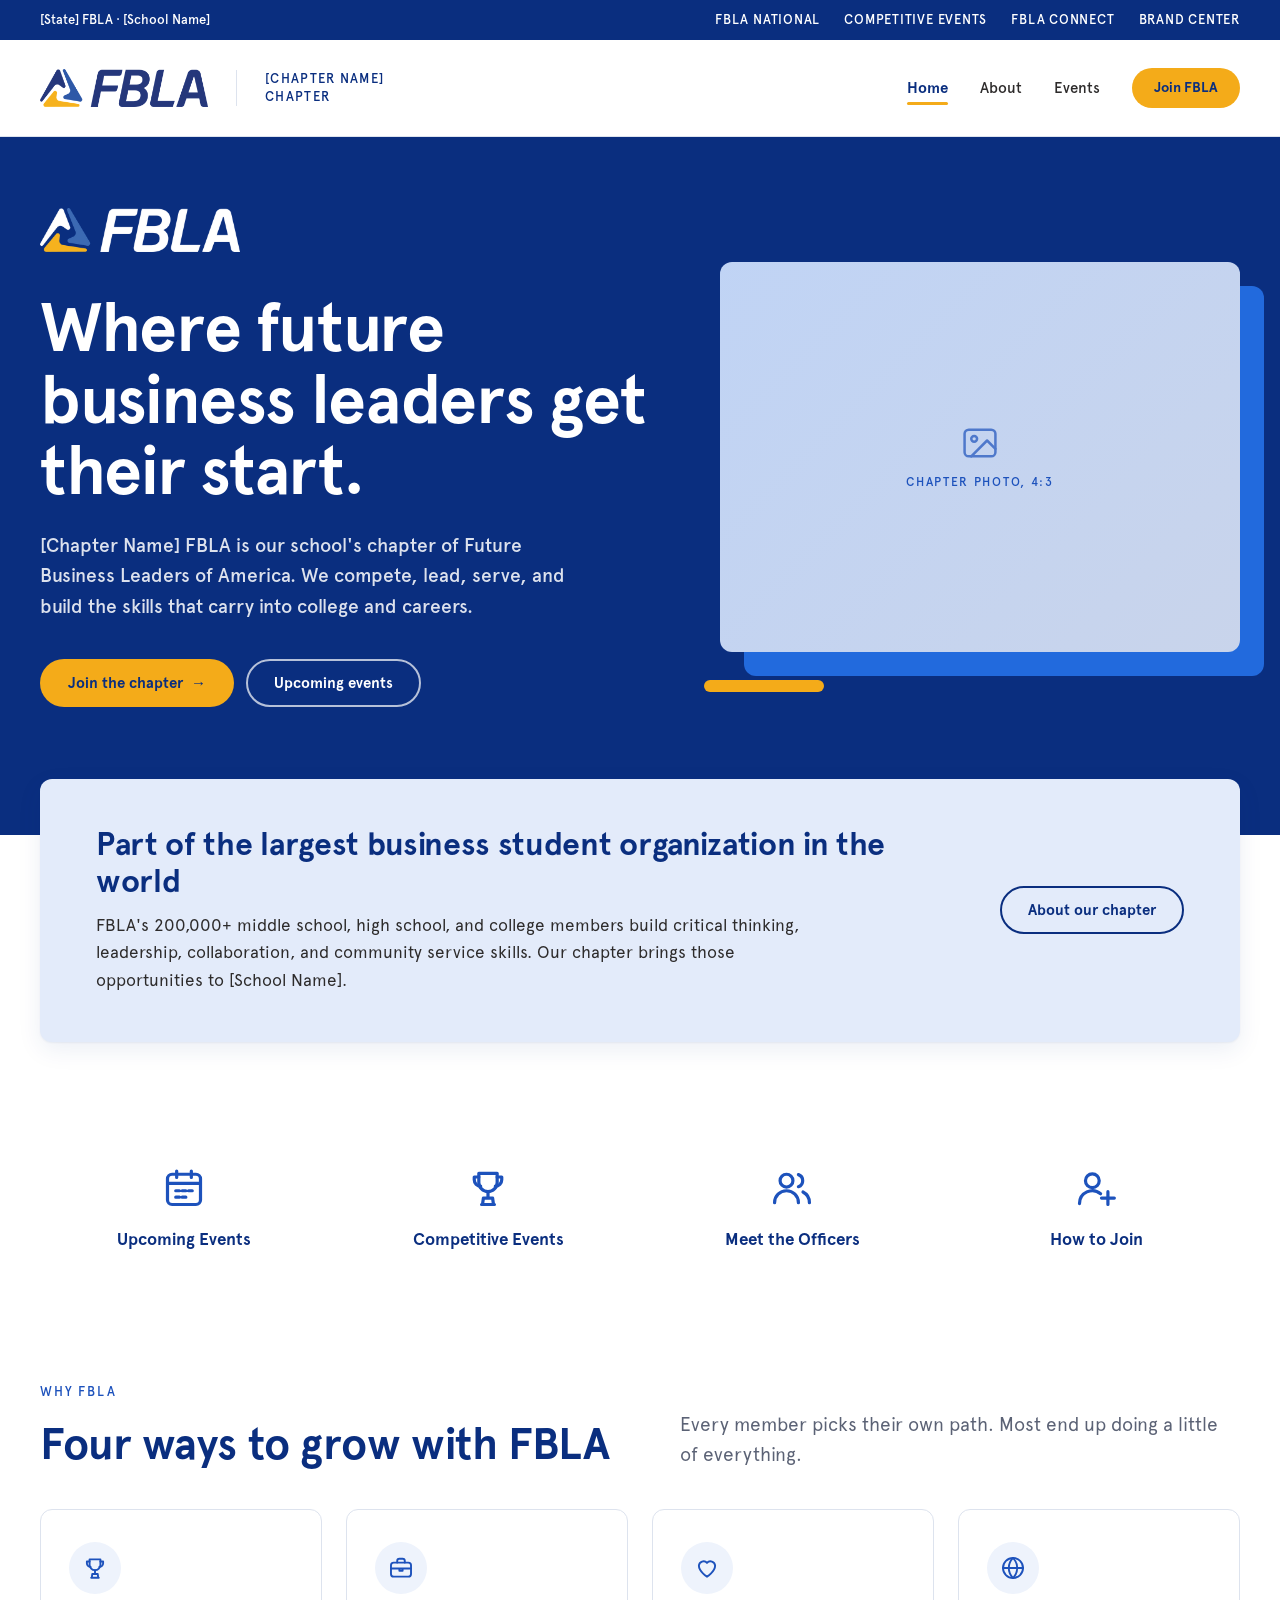
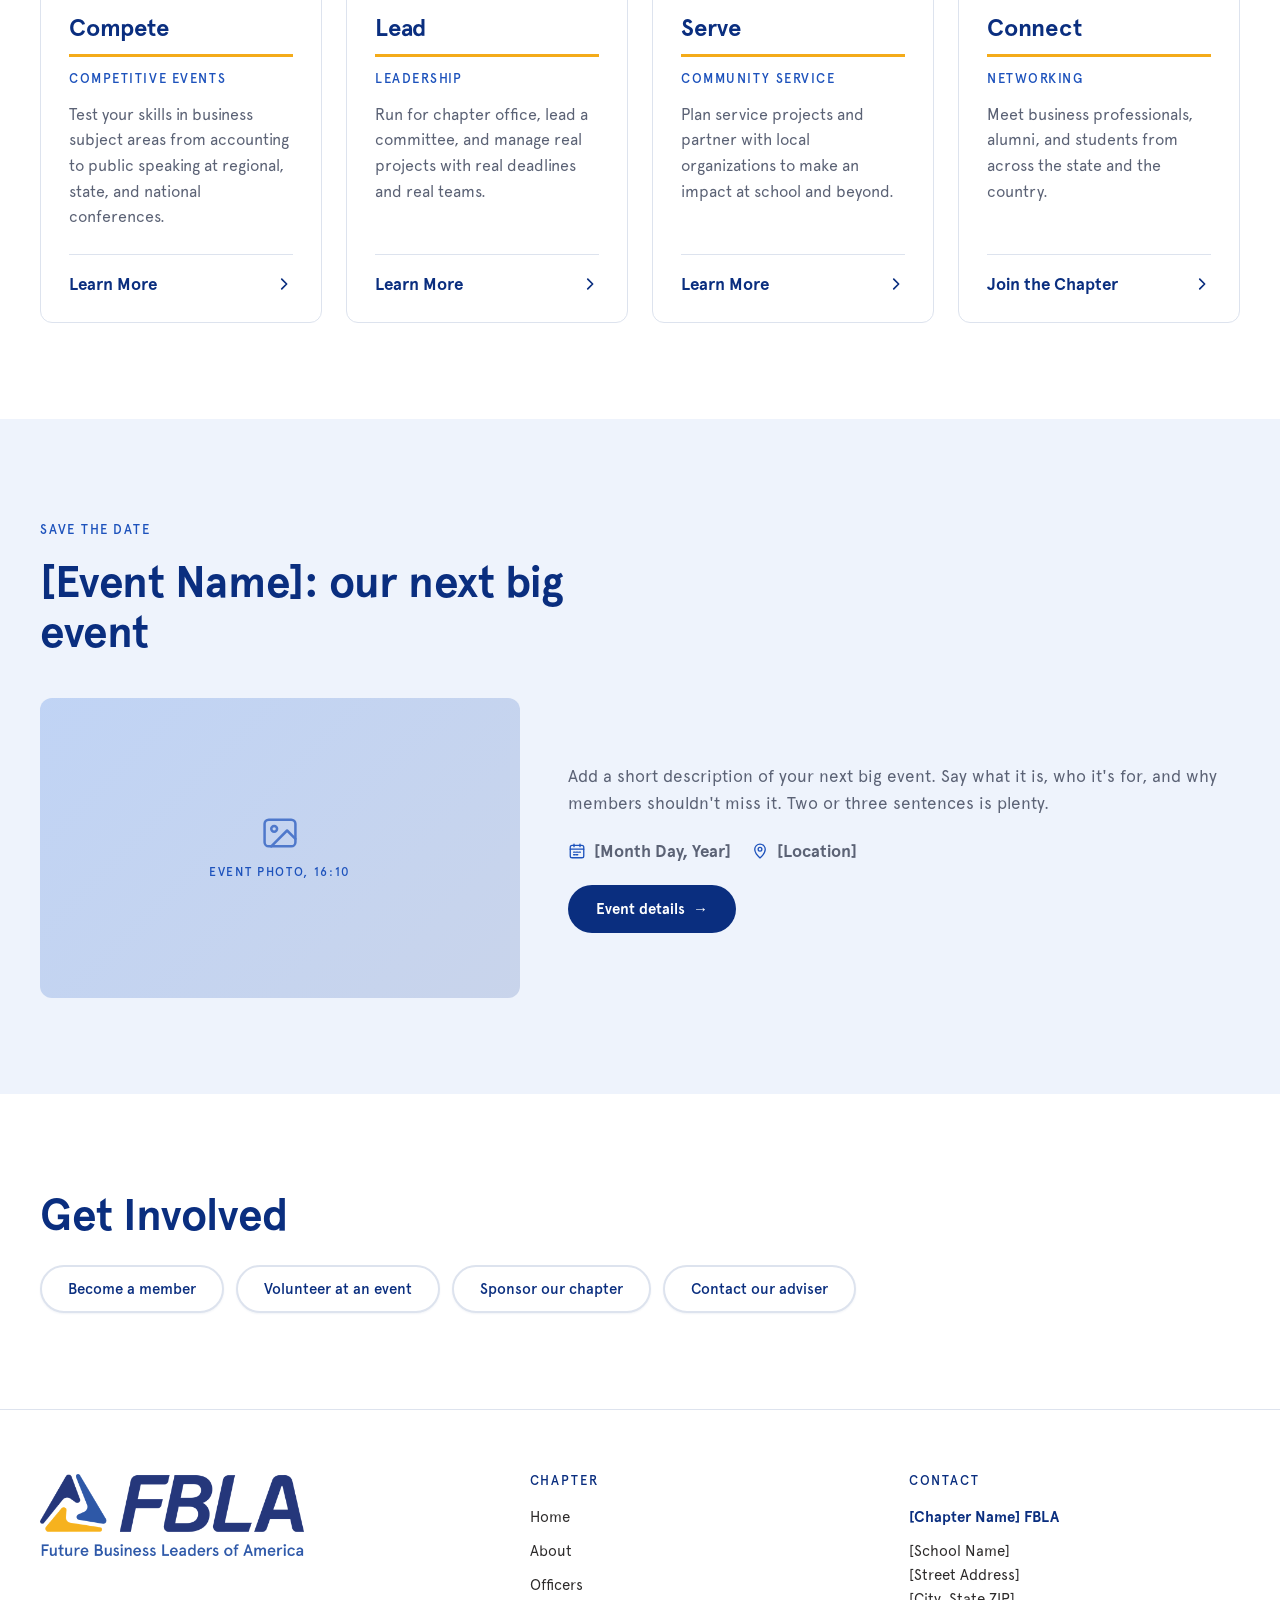
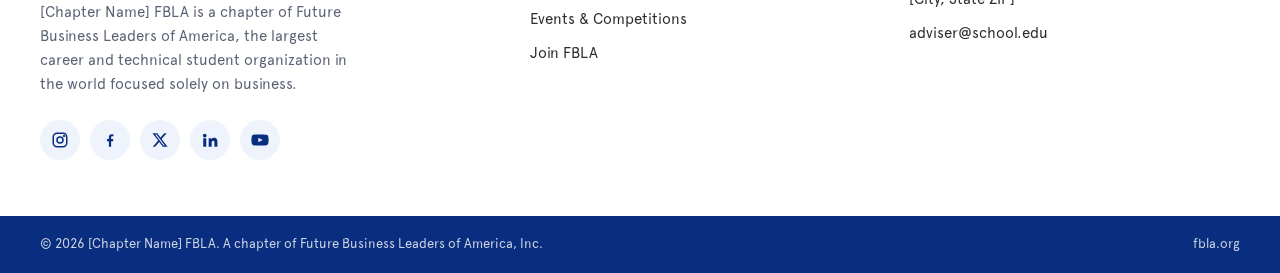
<file: index.html>
<!DOCTYPE html>
<html lang="en">
<head>
  <meta charset="UTF-8">
  <meta name="viewport" content="width=device-width, initial-scale=1.0">
  <title>[Chapter Name] FBLA</title>
  <meta name="description" content="[Chapter Name] FBLA: our school's chapter of Future Business Leaders of America.">
  <meta name="theme-color" content="#0a2e7f">

  <link rel="icon" type="image/png" sizes="32x32" href="assets/logos/web/favicon-32.png">
  <link rel="apple-touch-icon" href="assets/logos/web/favicon-180.png">
  <link rel="preload" href="assets/fonts/apercu-pro/woff2/Apercu-Pro-Bold.woff2" as="font" type="font/woff2" crossorigin>
  <link rel="preload" href="assets/fonts/apercu-pro/woff2/Apercu-Pro-Regular.woff2" as="font" type="font/woff2" crossorigin>
  <link rel="stylesheet" href="css/styles.css">
</head>
<body>
  <!-- Icon set (inline SVG sprite, referenced with <use href="#i-...">) -->
  <svg xmlns="http://www.w3.org/2000/svg" style="display:none">
    <defs>
      <symbol id="i-calendar" viewBox="0 0 24 24" fill="none" stroke="currentColor" stroke-width="1.75" stroke-linecap="round" stroke-linejoin="round"><rect x="3" y="4.5" width="18" height="16.5" rx="2.5"/><path d="M3 9.5h18M8 2.75v3.5M16 2.75v3.5"/><path d="M7.5 13.5h2M11 13.5h2M14.5 13.5h2M7.5 17h2M11 17h2"/></symbol>
      <symbol id="i-trophy" viewBox="0 0 24 24" fill="none" stroke="currentColor" stroke-width="1.75" stroke-linecap="round" stroke-linejoin="round"><path d="M7 4h10v5a5 5 0 0 1-10 0V4z"/><path d="M7 6H4.5v1.5A3.5 3.5 0 0 0 8 11M17 6h2.5v1.5A3.5 3.5 0 0 1 16 11"/><path d="M12 14v3.5M8.5 21h7M9.5 17.5h5l.5 3.5H9l.5-3.5z"/></symbol>
      <symbol id="i-users" viewBox="0 0 24 24" fill="none" stroke="currentColor" stroke-width="1.75" stroke-linecap="round" stroke-linejoin="round"><circle cx="9" cy="8" r="3.5"/><path d="M2.5 20a6.5 6.5 0 0 1 13 0"/><path d="M15.5 4.7a3.5 3.5 0 0 1 0 6.6M18 14.2A6.5 6.5 0 0 1 21.5 20"/></symbol>
      <symbol id="i-user-plus" viewBox="0 0 24 24" fill="none" stroke="currentColor" stroke-width="1.75" stroke-linecap="round" stroke-linejoin="round"><circle cx="10" cy="8" r="3.75"/><path d="M3 20.5a7 7 0 0 1 11.5-5.4"/><path d="M18.5 14v7M15 17.5h7"/></symbol>
      <symbol id="i-briefcase" viewBox="0 0 24 24" fill="none" stroke="currentColor" stroke-width="1.75" stroke-linecap="round" stroke-linejoin="round"><rect x="2.75" y="7" width="18.5" height="13" rx="2.5"/><path d="M8.5 7V5.5a2 2 0 0 1 2-2h3a2 2 0 0 1 2 2V7M2.75 12.5h18.5M10.5 12.5v2h3v-2"/></symbol>
      <symbol id="i-heart" viewBox="0 0 24 24" fill="none" stroke="currentColor" stroke-width="1.75" stroke-linecap="round" stroke-linejoin="round"><path d="M12 20s-7.5-4.6-7.5-10.2A4.3 4.3 0 0 1 12 7.3a4.3 4.3 0 0 1 7.5 2.5C19.5 15.4 12 20 12 20z"/></symbol>
      <symbol id="i-globe" viewBox="0 0 24 24" fill="none" stroke="currentColor" stroke-width="1.75" stroke-linecap="round" stroke-linejoin="round"><circle cx="12" cy="12" r="9.25"/><path d="M2.75 12h18.5M12 2.75c2.6 2.8 3.9 5.9 3.9 9.25S14.6 18.45 12 21.25M12 2.75C9.4 5.55 8.1 8.65 8.1 12s1.3 6.45 3.9 9.25"/></symbol>
      <symbol id="i-star" viewBox="0 0 24 24" fill="none" stroke="currentColor" stroke-width="1.75" stroke-linecap="round" stroke-linejoin="round"><path d="M12 3.25l2.6 5.5 6 .75-4.4 4.15 1.1 5.95L12 16.7l-5.3 2.9 1.1-5.95L3.4 9.5l6-.75L12 3.25z"/></symbol>
      <symbol id="i-plane" viewBox="0 0 24 24" fill="none" stroke="currentColor" stroke-width="1.75" stroke-linecap="round" stroke-linejoin="round"><path d="M21 15.5l-8-4.5V5a1.5 1.5 0 0 0-3 0v6l-7 4.5V17l7-2v4l-2 1.5V22l3.5-1 3.5 1v-1.5L13 19v-4l8 2v-1.5z"/></symbol>
      <symbol id="i-pin" viewBox="0 0 24 24" fill="none" stroke="currentColor" stroke-width="1.75" stroke-linecap="round" stroke-linejoin="round"><path d="M12 21.25s-7-6.1-7-11.5a7 7 0 0 1 14 0c0 5.4-7 11.5-7 11.5z"/><circle cx="12" cy="9.75" r="2.5"/></symbol>
      <symbol id="i-clock" viewBox="0 0 24 24" fill="none" stroke="currentColor" stroke-width="1.75" stroke-linecap="round" stroke-linejoin="round"><circle cx="12" cy="12" r="9.25"/><path d="M12 7v5l3.5 2"/></symbol>
      <symbol id="i-mail" viewBox="0 0 24 24" fill="none" stroke="currentColor" stroke-width="1.75" stroke-linecap="round" stroke-linejoin="round"><rect x="2.75" y="5" width="18.5" height="14" rx="2.5"/><path d="M3.5 6.5l8.5 6.5 8.5-6.5"/></symbol>
      <symbol id="i-image" viewBox="0 0 24 24" fill="none" stroke="currentColor" stroke-width="1.5" stroke-linecap="round" stroke-linejoin="round"><rect x="2.75" y="4" width="18.5" height="16" rx="2.5"/><circle cx="8.5" cy="9.5" r="1.75"/><path d="M21.25 15.5l-5-5-9.5 9.5"/></symbol>
      <symbol id="i-chevron" viewBox="0 0 24 24" fill="none" stroke="currentColor" stroke-width="2.25" stroke-linecap="round" stroke-linejoin="round"><path d="M9 5.5l6.5 6.5L9 18.5"/></symbol>
      <symbol id="i-instagram" viewBox="0 0 24 24" fill="none" stroke="currentColor" stroke-width="2"><rect x="3" y="3" width="18" height="18" rx="5"/><circle cx="12" cy="12" r="4"/><circle cx="17.5" cy="6.5" r="0.6" fill="currentColor"/></symbol>
      <symbol id="i-facebook" viewBox="0 0 24 24" fill="currentColor"><path d="M13.5 21v-7.5h2.5l.4-3h-2.9V8.6c0-.87.25-1.46 1.5-1.46h1.55V4.46a20.6 20.6 0 0 0-2.25-.12c-2.25 0-3.8 1.37-3.8 3.9v2.26H8v3h2.5V21h3z"/></symbol>
      <symbol id="i-x" viewBox="0 0 24 24" fill="currentColor"><path d="M17.75 3h3.07l-6.7 7.66L22 21h-6.17l-4.83-6.32L5.47 21H2.4l7.17-8.2L2 3h6.33l4.37 5.77L17.75 3zm-1.08 16.2h1.7L7.4 4.7H5.58l11.09 14.5z"/></symbol>
      <symbol id="i-linkedin" viewBox="0 0 24 24" fill="currentColor"><path d="M4.98 3.5a2.5 2.5 0 1 1 0 5 2.5 2.5 0 0 1 0-5zM3 9.5h4V21H3V9.5zm6.5 0h3.8v1.6h.05c.53-1 1.83-2.05 3.77-2.05 4.03 0 4.78 2.65 4.78 6.1V21h-4v-5.1c0-1.22-.02-2.78-1.7-2.78-1.7 0-1.96 1.33-1.96 2.7V21h-4V9.5z"/></symbol>
      <symbol id="i-youtube" viewBox="0 0 24 24" fill="currentColor"><path d="M23 7.2a3 3 0 0 0-2.1-2.1C19 4.6 12 4.6 12 4.6s-7 0-8.9.5A3 3 0 0 0 1 7.2 31 31 0 0 0 .5 12a31 31 0 0 0 .5 4.8 3 3 0 0 0 2.1 2.1c1.9.5 8.9.5 8.9.5s7 0 8.9-.5a3 3 0 0 0 2.1-2.1 31 31 0 0 0 .5-4.8 31 31 0 0 0-.5-4.8zM9.75 15.02V8.98L15.5 12l-5.75 3.02z"/></symbol>
    </defs>
  </svg>

  <a class="skip-link" href="#main">Skip to content</a>

  <!-- ===== Utility bar ===== -->
  <div class="utility-bar">
    <div class="container utility-bar__inner">
      <p>[State] FBLA &middot; [School Name]</p>
      <ul class="utility-bar__links">
        <li><a href="https://www.fbla.org/">FBLA National</a></li>
        <li><a href="https://www.fbla.org/high-school/competitive-events/">Competitive Events</a></li>
        <li><a href="https://connect.fbla.org/">FBLA Connect</a></li>
        <li><a href="https://www.fbla.org/brand-center/">Brand Center</a></li>
      </ul>
    </div>
  </div>

  <!-- ===== Header / navbar ===== -->
  <header class="site-header">
    <nav class="container nav" aria-label="Main">
      <a class="brand" href="index.html">
        <img class="brand__logo" src="assets/logos/web/fbla-horizontal-color.png" width="640" height="142" alt="FBLA">
        <span class="brand__chapter">[Chapter Name]<br>Chapter</span>
      </a>
      <button class="nav__toggle" type="button" aria-expanded="false" aria-controls="nav-links" aria-label="Open menu">
        <span></span><span></span><span></span>
      </button>
      <ul class="nav__links" id="nav-links">
        <li><a href="index.html" aria-current="page">Home</a></li>
        <li><a href="about.html">About</a></li>
        <li><a href="events.html">Events</a></li>
        <li><a class="btn btn--gold btn--sm" href="join.html">Join FBLA</a></li>
      </ul>
    </nav>
  </header>

  <main id="main">
    <!-- Hero -->
    <section class="hero">
      <div class="container hero__inner">
        <div>
          <img class="hero__logo" src="assets/logos/web/fbla-horizontal-reverse.png" width="640" height="142" alt="FBLA">
          <h1 class="display">Where future business leaders get their start.</h1>
          <p class="hero__lead">[Chapter Name] FBLA is our school's chapter of Future Business Leaders of America. We compete, lead, serve, and build the skills that carry into college and careers.</p>
          <div class="btn-row">
            <a class="btn btn--gold" href="join.html">Join the chapter <span class="arrow" aria-hidden="true">&rarr;</span></a>
            <a class="btn btn--outline-light" href="events.html">Upcoming events</a>
          </div>
        </div>
        <div class="hero__media">
          <div class="photo" role="img" aria-label="Photo placeholder: Chapter photo, 4:3"><div><svg aria-hidden="true"><use href="#i-image"/></svg>Chapter photo, 4:3</div></div>
        </div>
      </div>
    </section>

    <!-- Mission callout -->
    <section>
      <div class="container">
        <div class="callout callout--overlap">
          <div>
            <h2 class="h2">Part of the largest business student organization in the world</h2>
            <p>FBLA's 200,000+ middle school, high school, and college members build critical thinking, leadership, collaboration, and community service skills. Our chapter brings those opportunities to [School Name].</p>
          </div>
          <a class="btn btn--outline" href="about.html">About our chapter</a>
        </div>
      </div>
    </section>

    <!-- Quick links -->
    <section class="section">
      <div class="container">
        <h2 class="visually-hidden">Quick links</h2>
        <ul class="quick-links">
          <li><a class="quick-link" href="events.html"><svg aria-hidden="true"><use href="#i-calendar"/></svg>Upcoming Events</a></li>
          <li><a class="quick-link" href="events.html#competitive-events"><svg aria-hidden="true"><use href="#i-trophy"/></svg>Competitive Events</a></li>
          <li><a class="quick-link" href="about.html#officers"><svg aria-hidden="true"><use href="#i-users"/></svg>Meet the Officers</a></li>
          <li><a class="quick-link" href="join.html"><svg aria-hidden="true"><use href="#i-user-plus"/></svg>How to Join</a></li>
        </ul>
      </div>
    </section>

    <!-- Four ways to grow -->
    <section class="section section--tight">
      <div class="container">
        <div class="section__head">
          <div>
            <span class="eyebrow">Why FBLA</span>
            <h2 class="h2">Four ways to grow with FBLA</h2>
          </div>
          <p class="lead">Every member picks their own path. Most end up doing a little of everything.</p>
        </div>
        <div class="card-grid">
          <article class="card">
            <span class="card__icon"><svg aria-hidden="true"><use href="#i-trophy"/></svg></span>
            <h3 class="card__title">Compete</h3>
            <p class="card__sub">Competitive events</p>
            <p class="card__body">Test your skills in business subject areas from accounting to public speaking at regional, state, and national conferences.</p>
            <a class="card__link" href="events.html#competitive-events">Learn More <svg aria-hidden="true"><use href="#i-chevron"/></svg></a>
          </article>
          <article class="card">
            <span class="card__icon"><svg aria-hidden="true"><use href="#i-briefcase"/></svg></span>
            <h3 class="card__title">Lead</h3>
            <p class="card__sub">Leadership</p>
            <p class="card__body">Run for chapter office, lead a committee, and manage real projects with real deadlines and real teams.</p>
            <a class="card__link" href="about.html#officers">Learn More <svg aria-hidden="true"><use href="#i-chevron"/></svg></a>
          </article>
          <article class="card">
            <span class="card__icon"><svg aria-hidden="true"><use href="#i-heart"/></svg></span>
            <h3 class="card__title">Serve</h3>
            <p class="card__sub">Community service</p>
            <p class="card__body">Plan service projects and partner with local organizations to make an impact at school and beyond.</p>
            <a class="card__link" href="join.html">Learn More <svg aria-hidden="true"><use href="#i-chevron"/></svg></a>
          </article>
          <article class="card">
            <span class="card__icon"><svg aria-hidden="true"><use href="#i-globe"/></svg></span>
            <h3 class="card__title">Connect</h3>
            <p class="card__sub">Networking</p>
            <p class="card__body">Meet business professionals, alumni, and students from across the state and the country.</p>
            <a class="card__link" href="join.html">Join the Chapter <svg aria-hidden="true"><use href="#i-chevron"/></svg></a>
          </article>
        </div>
      </div>
    </section>

    <!-- Save the date -->
    <section class="section section--tint">
      <div class="container">
        <span class="eyebrow">Save the date</span>
        <h2 class="h2 feature__title">[Event Name]: our next big event</h2>
        <div class="feature__grid">
          <div class="photo" role="img" aria-label="Photo placeholder: Event photo, 16:10"><div><svg aria-hidden="true"><use href="#i-image"/></svg>Event photo, 16:10</div></div>
          <div class="feature__body">
            <p>Add a short description of your next big event. Say what it is, who it's for, and why members shouldn't miss it. Two or three sentences is plenty.</p>
            <p class="meta">
              <span><svg aria-hidden="true"><use href="#i-calendar"/></svg>[Month Day, Year]</span>
              <span><svg aria-hidden="true"><use href="#i-pin"/></svg>[Location]</span>
            </p>
            <a class="btn btn--navy" href="events.html">Event details <span class="arrow" aria-hidden="true">&rarr;</span></a>
          </div>
        </div>
      </div>
    </section>

    <!-- Get involved -->
    <section class="section">
      <div class="container">
        <h2 class="h2">Get Involved</h2>
        <div class="btn-row btn-row--spaced">
          <a class="btn btn--soft" href="join.html">Become a member</a>
          <a class="btn btn--soft" href="events.html">Volunteer at an event</a>
          <a class="btn btn--soft" href="mailto:adviser@school.edu?subject=Sponsoring%20our%20FBLA%20chapter">Sponsor our chapter</a>
          <a class="btn btn--soft" href="mailto:adviser@school.edu">Contact our adviser</a>
        </div>
      </div>
    </section>
  </main>

  <!-- ===== Footer ===== -->
  <footer class="site-footer">
    <div class="container footer__main">
      <div class="footer__brand">
        <img class="footer__logo" src="assets/logos/web/fbla-fullname-color.png" width="900" height="282" alt="FBLA: Future Business Leaders of America">
        <p class="footer__tagline">[Chapter Name] FBLA is a chapter of Future Business Leaders of America, the largest career and technical student organization in the world focused solely on business.</p>
        <!-- Replace these with your chapter's own accounts -->
        <ul class="social" aria-label="Social media">
          <li><a href="https://instagram.com/fbla_national/" aria-label="Instagram"><svg aria-hidden="true"><use href="#i-instagram"/></svg></a></li>
          <li><a href="https://www.facebook.com/FutureBusinessLeaders" aria-label="Facebook"><svg aria-hidden="true"><use href="#i-facebook"/></svg></a></li>
          <li><a href="https://x.com/FBLA_National" aria-label="X"><svg aria-hidden="true"><use href="#i-x"/></svg></a></li>
          <li><a href="https://www.linkedin.com/company/future-business-leaders-america/" aria-label="LinkedIn"><svg aria-hidden="true"><use href="#i-linkedin"/></svg></a></li>
          <li><a href="https://www.youtube.com/c/fblapblinc" aria-label="YouTube"><svg aria-hidden="true"><use href="#i-youtube"/></svg></a></li>
        </ul>
      </div>
      <div>
        <h2 class="footer__heading">Chapter</h2>
        <ul class="footer__list">
          <li><a href="index.html">Home</a></li>
          <li><a href="about.html">About</a></li>
          <li><a href="about.html#officers">Officers</a></li>
          <li><a href="events.html">Events &amp; Competitions</a></li>
          <li><a href="join.html">Join FBLA</a></li>
        </ul>
      </div>
      <div>
        <h2 class="footer__heading">Contact</h2>
        <ul class="footer__list">
          <li><strong>[Chapter Name] FBLA</strong></li>
          <li>[School Name]<br>[Street Address]<br>[City, State ZIP]</li>
          <li><a href="mailto:adviser@school.edu">adviser@school.edu</a></li>
        </ul>
      </div>
    </div>
    <div class="footer__bottom">
      <div class="container">
        <p>&copy; <span data-year>2026</span> [Chapter Name] FBLA. A chapter of Future Business Leaders of America, Inc.</p>
        <a href="https://www.fbla.org/">fbla.org</a>
      </div>
    </div>
  </footer>

  <script src="js/main.js"></script>
</body>
</html>
</file>
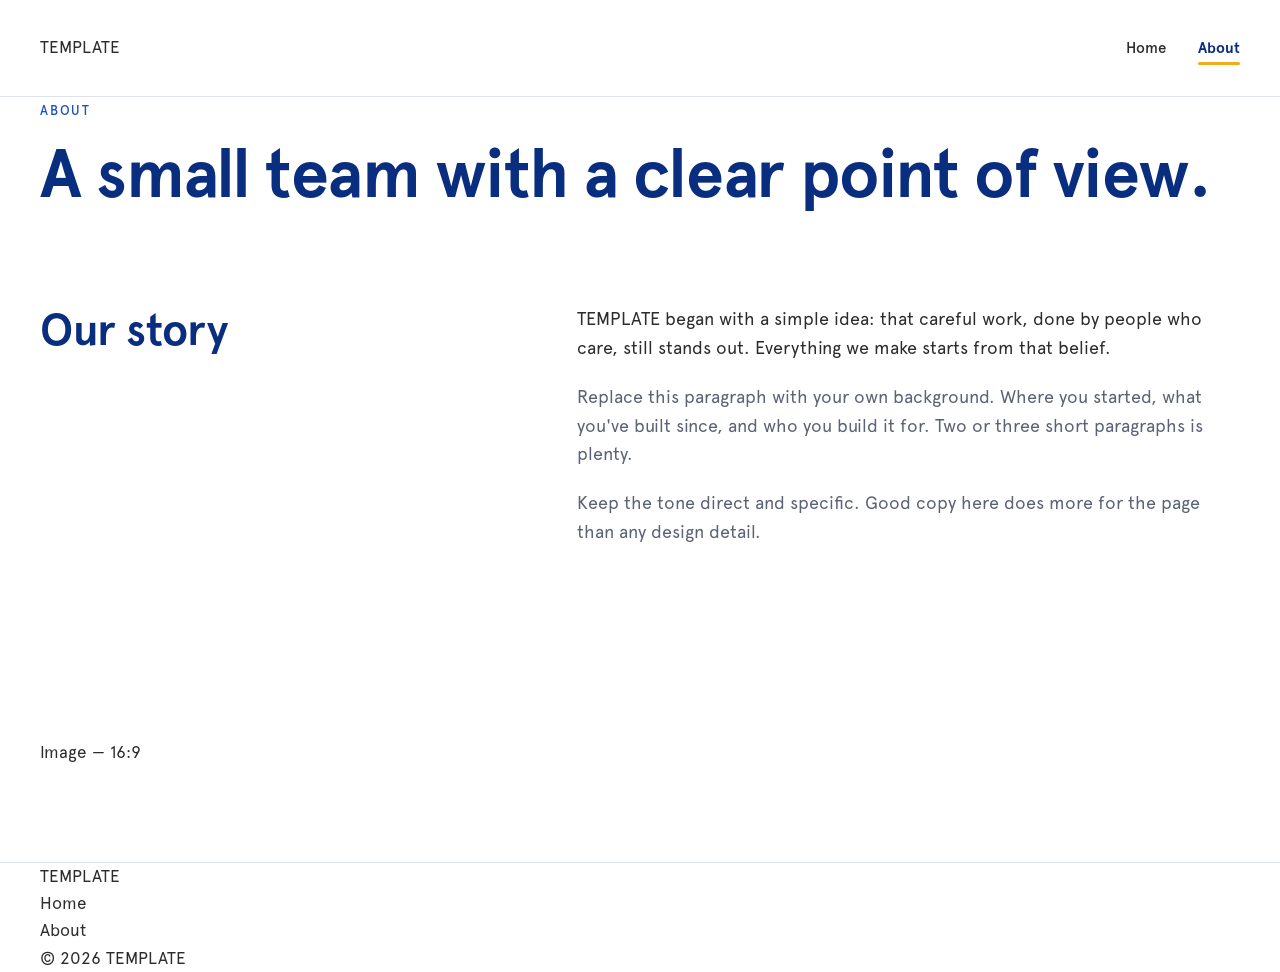
<file: about.html>
<!DOCTYPE html>
<html lang="en">
<head>
  <meta charset="UTF-8">
  <meta name="viewport" content="width=device-width, initial-scale=1.0">
  <title>About — TEMPLATE</title>
  <meta name="description" content="Who we are and what we believe.">

  <link rel="preconnect" href="https://fonts.googleapis.com">
  <link rel="preconnect" href="https://fonts.gstatic.com" crossorigin>
  <link href="https://fonts.googleapis.com/css2?family=Inter:wght@400;500;600&family=Space+Grotesk:wght@400;500;600&display=swap" rel="stylesheet">
  <link rel="stylesheet" href="css/styles.css">
</head>
<body>
  <a class="skip-link" href="#main">Skip to content</a>

  <!-- ===== Navbar ===== -->
  <header class="site-header">
    <nav class="container nav" aria-label="Main">
      <a class="wordmark" href="index.html">TEMPLATE</a>
      <button class="nav__toggle" type="button" aria-expanded="false" aria-controls="nav-links" aria-label="Open menu">
        <span></span><span></span>
      </button>
      <ul class="nav__links" id="nav-links">
        <li><a class="link" href="index.html">Home</a></li>
        <li><a class="link" href="about.html" aria-current="page">About</a></li>
      </ul>
    </nav>
  </header>

  <main id="main">
    <!-- Page header -->
    <section class="page-header">
      <div class="container">
        <span class="eyebrow">About</span>
        <h1 class="display">A small team with a clear point of view.</h1>
      </div>
    </section>

    <!-- Intro -->
    <section class="section">
      <div class="container split">
        <h2 class="h2">Our story</h2>
        <div class="split__body">
          <p>TEMPLATE began with a simple idea: that careful work, done by people who care, still stands out. Everything we make starts from that belief.</p>
          <p>Replace this paragraph with your own background. Where you started, what you've built since, and who you build it for. Two or three short paragraphs is plenty.</p>
          <p>Keep the tone direct and specific. Good copy here does more for the page than any design detail.</p>
        </div>
      </div>
    </section>

    <!-- Image -->
    <section class="section">
      <div class="container">
        <div class="image-placeholder" role="img" aria-label="Image placeholder">Image — 16:9</div>
      </div>
    </section>
  </main>

  <!-- ===== Footer ===== -->
  <footer class="site-footer">
    <div class="container footer__inner">
      <a class="wordmark" href="index.html">TEMPLATE</a>
      <ul class="footer__links">
        <li><a class="link" href="index.html">Home</a></li>
        <li><a class="link" href="about.html">About</a></li>
      </ul>
      <p class="footer__copy">© <span data-year>2026</span> TEMPLATE</p>
    </div>
  </footer>

  <script src="js/main.js"></script>
</body>
</html>
</file>
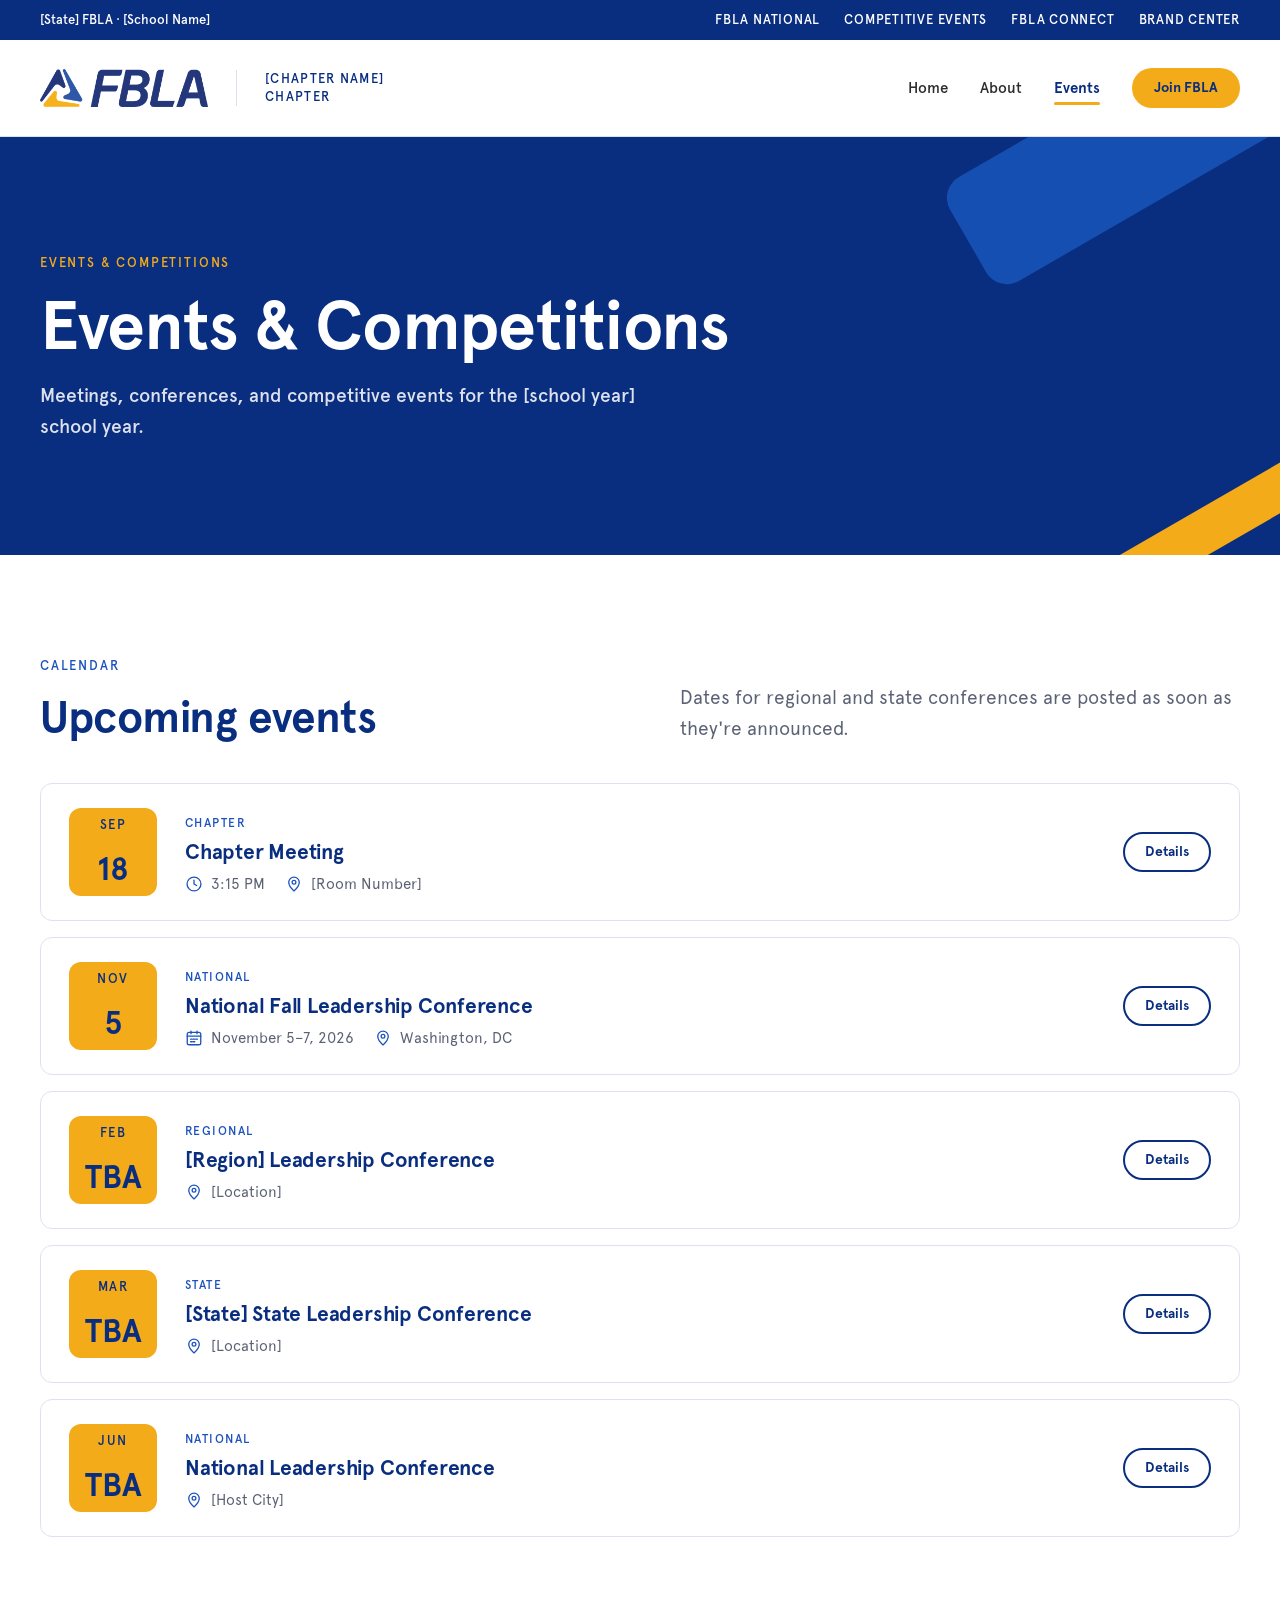
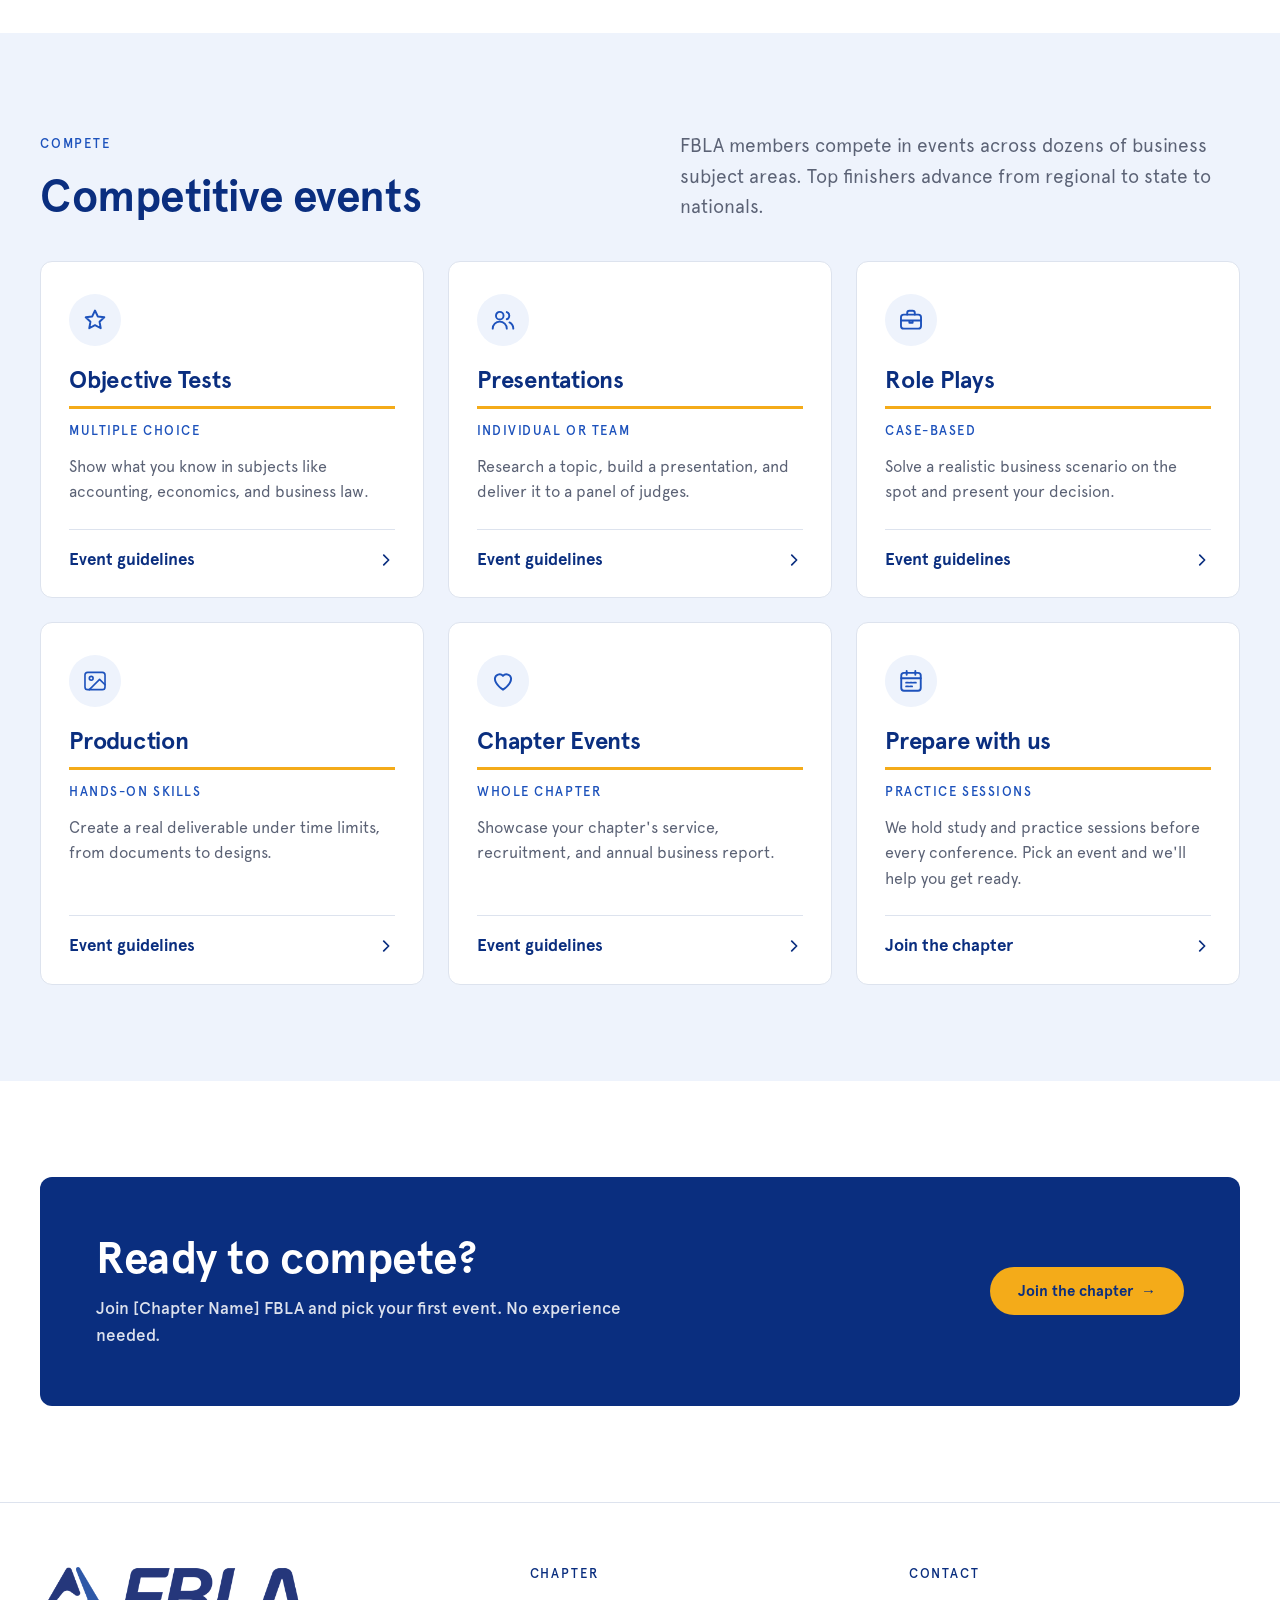
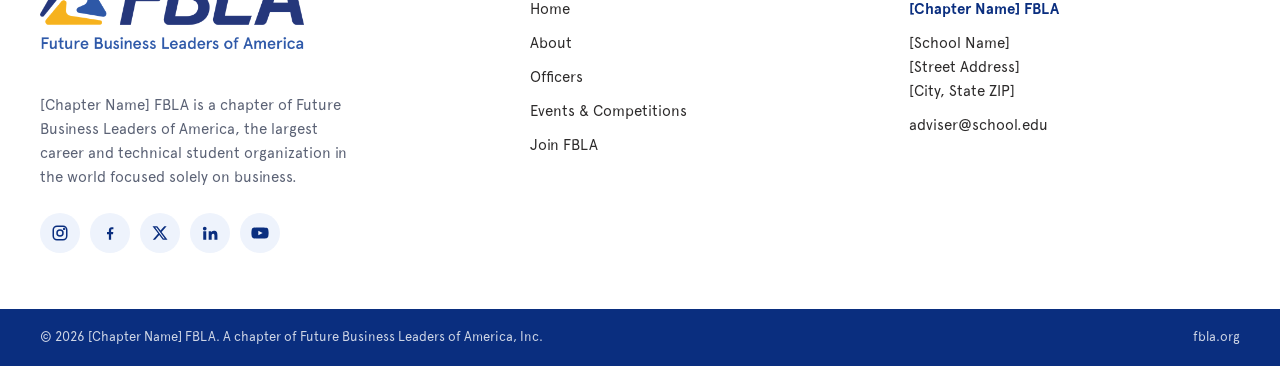
<file: events.html>
<!DOCTYPE html>
<html lang="en">
<head>
  <meta charset="UTF-8">
  <meta name="viewport" content="width=device-width, initial-scale=1.0">
  <title>Events &amp; Competitions | [Chapter Name] FBLA</title>
  <meta name="description" content="Upcoming meetings, conferences, and FBLA competitive events.">
  <meta name="theme-color" content="#0a2e7f">

  <link rel="icon" type="image/png" sizes="32x32" href="assets/logos/web/favicon-32.png">
  <link rel="apple-touch-icon" href="assets/logos/web/favicon-180.png">
  <link rel="preload" href="assets/fonts/apercu-pro/woff2/Apercu-Pro-Bold.woff2" as="font" type="font/woff2" crossorigin>
  <link rel="preload" href="assets/fonts/apercu-pro/woff2/Apercu-Pro-Regular.woff2" as="font" type="font/woff2" crossorigin>
  <link rel="stylesheet" href="css/styles.css">
</head>
<body>
  <!-- Icon set (inline SVG sprite, referenced with <use href="#i-...">) -->
  <svg xmlns="http://www.w3.org/2000/svg" style="display:none">
    <defs>
      <symbol id="i-calendar" viewBox="0 0 24 24" fill="none" stroke="currentColor" stroke-width="1.75" stroke-linecap="round" stroke-linejoin="round"><rect x="3" y="4.5" width="18" height="16.5" rx="2.5"/><path d="M3 9.5h18M8 2.75v3.5M16 2.75v3.5"/><path d="M7.5 13.5h2M11 13.5h2M14.5 13.5h2M7.5 17h2M11 17h2"/></symbol>
      <symbol id="i-trophy" viewBox="0 0 24 24" fill="none" stroke="currentColor" stroke-width="1.75" stroke-linecap="round" stroke-linejoin="round"><path d="M7 4h10v5a5 5 0 0 1-10 0V4z"/><path d="M7 6H4.5v1.5A3.5 3.5 0 0 0 8 11M17 6h2.5v1.5A3.5 3.5 0 0 1 16 11"/><path d="M12 14v3.5M8.5 21h7M9.5 17.5h5l.5 3.5H9l.5-3.5z"/></symbol>
      <symbol id="i-users" viewBox="0 0 24 24" fill="none" stroke="currentColor" stroke-width="1.75" stroke-linecap="round" stroke-linejoin="round"><circle cx="9" cy="8" r="3.5"/><path d="M2.5 20a6.5 6.5 0 0 1 13 0"/><path d="M15.5 4.7a3.5 3.5 0 0 1 0 6.6M18 14.2A6.5 6.5 0 0 1 21.5 20"/></symbol>
      <symbol id="i-user-plus" viewBox="0 0 24 24" fill="none" stroke="currentColor" stroke-width="1.75" stroke-linecap="round" stroke-linejoin="round"><circle cx="10" cy="8" r="3.75"/><path d="M3 20.5a7 7 0 0 1 11.5-5.4"/><path d="M18.5 14v7M15 17.5h7"/></symbol>
      <symbol id="i-briefcase" viewBox="0 0 24 24" fill="none" stroke="currentColor" stroke-width="1.75" stroke-linecap="round" stroke-linejoin="round"><rect x="2.75" y="7" width="18.5" height="13" rx="2.5"/><path d="M8.5 7V5.5a2 2 0 0 1 2-2h3a2 2 0 0 1 2 2V7M2.75 12.5h18.5M10.5 12.5v2h3v-2"/></symbol>
      <symbol id="i-heart" viewBox="0 0 24 24" fill="none" stroke="currentColor" stroke-width="1.75" stroke-linecap="round" stroke-linejoin="round"><path d="M12 20s-7.5-4.6-7.5-10.2A4.3 4.3 0 0 1 12 7.3a4.3 4.3 0 0 1 7.5 2.5C19.5 15.4 12 20 12 20z"/></symbol>
      <symbol id="i-globe" viewBox="0 0 24 24" fill="none" stroke="currentColor" stroke-width="1.75" stroke-linecap="round" stroke-linejoin="round"><circle cx="12" cy="12" r="9.25"/><path d="M2.75 12h18.5M12 2.75c2.6 2.8 3.9 5.9 3.9 9.25S14.6 18.45 12 21.25M12 2.75C9.4 5.55 8.1 8.65 8.1 12s1.3 6.45 3.9 9.25"/></symbol>
      <symbol id="i-star" viewBox="0 0 24 24" fill="none" stroke="currentColor" stroke-width="1.75" stroke-linecap="round" stroke-linejoin="round"><path d="M12 3.25l2.6 5.5 6 .75-4.4 4.15 1.1 5.95L12 16.7l-5.3 2.9 1.1-5.95L3.4 9.5l6-.75L12 3.25z"/></symbol>
      <symbol id="i-plane" viewBox="0 0 24 24" fill="none" stroke="currentColor" stroke-width="1.75" stroke-linecap="round" stroke-linejoin="round"><path d="M21 15.5l-8-4.5V5a1.5 1.5 0 0 0-3 0v6l-7 4.5V17l7-2v4l-2 1.5V22l3.5-1 3.5 1v-1.5L13 19v-4l8 2v-1.5z"/></symbol>
      <symbol id="i-pin" viewBox="0 0 24 24" fill="none" stroke="currentColor" stroke-width="1.75" stroke-linecap="round" stroke-linejoin="round"><path d="M12 21.25s-7-6.1-7-11.5a7 7 0 0 1 14 0c0 5.4-7 11.5-7 11.5z"/><circle cx="12" cy="9.75" r="2.5"/></symbol>
      <symbol id="i-clock" viewBox="0 0 24 24" fill="none" stroke="currentColor" stroke-width="1.75" stroke-linecap="round" stroke-linejoin="round"><circle cx="12" cy="12" r="9.25"/><path d="M12 7v5l3.5 2"/></symbol>
      <symbol id="i-mail" viewBox="0 0 24 24" fill="none" stroke="currentColor" stroke-width="1.75" stroke-linecap="round" stroke-linejoin="round"><rect x="2.75" y="5" width="18.5" height="14" rx="2.5"/><path d="M3.5 6.5l8.5 6.5 8.5-6.5"/></symbol>
      <symbol id="i-image" viewBox="0 0 24 24" fill="none" stroke="currentColor" stroke-width="1.5" stroke-linecap="round" stroke-linejoin="round"><rect x="2.75" y="4" width="18.5" height="16" rx="2.5"/><circle cx="8.5" cy="9.5" r="1.75"/><path d="M21.25 15.5l-5-5-9.5 9.5"/></symbol>
      <symbol id="i-chevron" viewBox="0 0 24 24" fill="none" stroke="currentColor" stroke-width="2.25" stroke-linecap="round" stroke-linejoin="round"><path d="M9 5.5l6.5 6.5L9 18.5"/></symbol>
      <symbol id="i-instagram" viewBox="0 0 24 24" fill="none" stroke="currentColor" stroke-width="2"><rect x="3" y="3" width="18" height="18" rx="5"/><circle cx="12" cy="12" r="4"/><circle cx="17.5" cy="6.5" r="0.6" fill="currentColor"/></symbol>
      <symbol id="i-facebook" viewBox="0 0 24 24" fill="currentColor"><path d="M13.5 21v-7.5h2.5l.4-3h-2.9V8.6c0-.87.25-1.46 1.5-1.46h1.55V4.46a20.6 20.6 0 0 0-2.25-.12c-2.25 0-3.8 1.37-3.8 3.9v2.26H8v3h2.5V21h3z"/></symbol>
      <symbol id="i-x" viewBox="0 0 24 24" fill="currentColor"><path d="M17.75 3h3.07l-6.7 7.66L22 21h-6.17l-4.83-6.32L5.47 21H2.4l7.17-8.2L2 3h6.33l4.37 5.77L17.75 3zm-1.08 16.2h1.7L7.4 4.7H5.58l11.09 14.5z"/></symbol>
      <symbol id="i-linkedin" viewBox="0 0 24 24" fill="currentColor"><path d="M4.98 3.5a2.5 2.5 0 1 1 0 5 2.5 2.5 0 0 1 0-5zM3 9.5h4V21H3V9.5zm6.5 0h3.8v1.6h.05c.53-1 1.83-2.05 3.77-2.05 4.03 0 4.78 2.65 4.78 6.1V21h-4v-5.1c0-1.22-.02-2.78-1.7-2.78-1.7 0-1.96 1.33-1.96 2.7V21h-4V9.5z"/></symbol>
      <symbol id="i-youtube" viewBox="0 0 24 24" fill="currentColor"><path d="M23 7.2a3 3 0 0 0-2.1-2.1C19 4.6 12 4.6 12 4.6s-7 0-8.9.5A3 3 0 0 0 1 7.2 31 31 0 0 0 .5 12a31 31 0 0 0 .5 4.8 3 3 0 0 0 2.1 2.1c1.9.5 8.9.5 8.9.5s7 0 8.9-.5a3 3 0 0 0 2.1-2.1 31 31 0 0 0 .5-4.8 31 31 0 0 0-.5-4.8zM9.75 15.02V8.98L15.5 12l-5.75 3.02z"/></symbol>
    </defs>
  </svg>

  <a class="skip-link" href="#main">Skip to content</a>

  <!-- ===== Utility bar ===== -->
  <div class="utility-bar">
    <div class="container utility-bar__inner">
      <p>[State] FBLA &middot; [School Name]</p>
      <ul class="utility-bar__links">
        <li><a href="https://www.fbla.org/">FBLA National</a></li>
        <li><a href="https://www.fbla.org/high-school/competitive-events/">Competitive Events</a></li>
        <li><a href="https://connect.fbla.org/">FBLA Connect</a></li>
        <li><a href="https://www.fbla.org/brand-center/">Brand Center</a></li>
      </ul>
    </div>
  </div>

  <!-- ===== Header / navbar ===== -->
  <header class="site-header">
    <nav class="container nav" aria-label="Main">
      <a class="brand" href="index.html">
        <img class="brand__logo" src="assets/logos/web/fbla-horizontal-color.png" width="640" height="142" alt="FBLA">
        <span class="brand__chapter">[Chapter Name]<br>Chapter</span>
      </a>
      <button class="nav__toggle" type="button" aria-expanded="false" aria-controls="nav-links" aria-label="Open menu">
        <span></span><span></span><span></span>
      </button>
      <ul class="nav__links" id="nav-links">
        <li><a href="index.html">Home</a></li>
        <li><a href="about.html">About</a></li>
        <li><a href="events.html" aria-current="page">Events</a></li>
        <li><a class="btn btn--gold btn--sm" href="join.html">Join FBLA</a></li>
      </ul>
    </nav>
  </header>

  <main id="main">
    <!-- Page banner -->
    <section class="page-banner">
      <div class="container">
        <span class="eyebrow">Events &amp; competitions</span>
        <h1 class="display">Events &amp; Competitions</h1>
        <p>Meetings, conferences, and competitive events for the [school year] school year.</p>
      </div>
    </section>

    <!-- Upcoming events -->
    <section class="section">
      <div class="container">
        <div class="section__head">
          <div>
            <span class="eyebrow">Calendar</span>
            <h2 class="h2">Upcoming events</h2>
          </div>
          <p class="lead">Dates for regional and state conferences are posted as soon as they're announced.</p>
        </div>
        <ol class="event-list">
          <li class="event">
            <p class="event__date"><span>Sep</span><strong>18</strong></p>
            <div>
              <span class="event__tag">Chapter</span>
              <h3 class="event__title">Chapter Meeting</h3>
              <p class="meta"><span><svg aria-hidden="true"><use href="#i-clock"/></svg>3:15 PM</span><span><svg aria-hidden="true"><use href="#i-pin"/></svg>[Room Number]</span></p>
            </div>
            <a class="btn btn--outline btn--sm" href="#">Details</a>
          </li>
          <li class="event">
            <p class="event__date"><span>Nov</span><strong>5</strong></p>
            <div>
              <span class="event__tag">National</span>
              <h3 class="event__title">National Fall Leadership Conference</h3>
              <p class="meta"><span><svg aria-hidden="true"><use href="#i-calendar"/></svg>November 5&ndash;7, 2026</span><span><svg aria-hidden="true"><use href="#i-pin"/></svg>Washington, DC</span></p>
            </div>
            <a class="btn btn--outline btn--sm" href="https://www.fbla.org/nflc/">Details</a>
          </li>
          <li class="event">
            <p class="event__date"><span>Feb</span><strong>TBA</strong></p>
            <div>
              <span class="event__tag">Regional</span>
              <h3 class="event__title">[Region] Leadership Conference</h3>
              <p class="meta"><span><svg aria-hidden="true"><use href="#i-pin"/></svg>[Location]</span></p>
            </div>
            <a class="btn btn--outline btn--sm" href="#">Details</a>
          </li>
          <li class="event">
            <p class="event__date"><span>Mar</span><strong>TBA</strong></p>
            <div>
              <span class="event__tag">State</span>
              <h3 class="event__title">[State] State Leadership Conference</h3>
              <p class="meta"><span><svg aria-hidden="true"><use href="#i-pin"/></svg>[Location]</span></p>
            </div>
            <a class="btn btn--outline btn--sm" href="#">Details</a>
          </li>
          <li class="event">
            <p class="event__date"><span>Jun</span><strong>TBA</strong></p>
            <div>
              <span class="event__tag">National</span>
              <h3 class="event__title">National Leadership Conference</h3>
              <p class="meta"><span><svg aria-hidden="true"><use href="#i-pin"/></svg>[Host City]</span></p>
            </div>
            <a class="btn btn--outline btn--sm" href="https://www.fbla.org/nlc-ms-hs/">Details</a>
          </li>
        </ol>
      </div>
    </section>

    <!-- Competitive events -->
    <section class="section section--tint" id="competitive-events">
      <div class="container">
        <div class="section__head">
          <div>
            <span class="eyebrow">Compete</span>
            <h2 class="h2">Competitive events</h2>
          </div>
          <p class="lead">FBLA members compete in events across dozens of business subject areas. Top finishers advance from regional to state to nationals.</p>
        </div>
        <div class="card-grid card-grid--3">
          <article class="card">
            <span class="card__icon"><svg aria-hidden="true"><use href="#i-star"/></svg></span>
            <h3 class="card__title">Objective Tests</h3>
            <p class="card__sub">Multiple choice</p>
            <p class="card__body">Show what you know in subjects like accounting, economics, and business law.</p>
            <a class="card__link" href="https://www.fbla.org/high-school/competitive-events/">Event guidelines <svg aria-hidden="true"><use href="#i-chevron"/></svg></a>
          </article>
          <article class="card">
            <span class="card__icon"><svg aria-hidden="true"><use href="#i-users"/></svg></span>
            <h3 class="card__title">Presentations</h3>
            <p class="card__sub">Individual or team</p>
            <p class="card__body">Research a topic, build a presentation, and deliver it to a panel of judges.</p>
            <a class="card__link" href="https://www.fbla.org/high-school/competitive-events/">Event guidelines <svg aria-hidden="true"><use href="#i-chevron"/></svg></a>
          </article>
          <article class="card">
            <span class="card__icon"><svg aria-hidden="true"><use href="#i-briefcase"/></svg></span>
            <h3 class="card__title">Role Plays</h3>
            <p class="card__sub">Case-based</p>
            <p class="card__body">Solve a realistic business scenario on the spot and present your decision.</p>
            <a class="card__link" href="https://www.fbla.org/high-school/competitive-events/">Event guidelines <svg aria-hidden="true"><use href="#i-chevron"/></svg></a>
          </article>
          <article class="card">
            <span class="card__icon"><svg aria-hidden="true"><use href="#i-image"/></svg></span>
            <h3 class="card__title">Production</h3>
            <p class="card__sub">Hands-on skills</p>
            <p class="card__body">Create a real deliverable under time limits, from documents to designs.</p>
            <a class="card__link" href="https://www.fbla.org/high-school/competitive-events/">Event guidelines <svg aria-hidden="true"><use href="#i-chevron"/></svg></a>
          </article>
          <article class="card">
            <span class="card__icon"><svg aria-hidden="true"><use href="#i-heart"/></svg></span>
            <h3 class="card__title">Chapter Events</h3>
            <p class="card__sub">Whole chapter</p>
            <p class="card__body">Showcase your chapter's service, recruitment, and annual business report.</p>
            <a class="card__link" href="https://www.fbla.org/high-school/competitive-events/">Event guidelines <svg aria-hidden="true"><use href="#i-chevron"/></svg></a>
          </article>
          <article class="card">
            <span class="card__icon"><svg aria-hidden="true"><use href="#i-calendar"/></svg></span>
            <h3 class="card__title">Prepare with us</h3>
            <p class="card__sub">Practice sessions</p>
            <p class="card__body">We hold study and practice sessions before every conference. Pick an event and we'll help you get ready.</p>
            <a class="card__link" href="join.html">Join the chapter <svg aria-hidden="true"><use href="#i-chevron"/></svg></a>
          </article>
        </div>
      </div>
    </section>

    <!-- CTA -->
    <section class="section">
      <div class="container">
        <div class="cta">
          <div>
            <h2 class="h2">Ready to compete?</h2>
            <p>Join [Chapter Name] FBLA and pick your first event. No experience needed.</p>
          </div>
          <a class="btn btn--gold" href="join.html">Join the chapter <span class="arrow" aria-hidden="true">&rarr;</span></a>
        </div>
      </div>
    </section>
  </main>

  <!-- ===== Footer ===== -->
  <footer class="site-footer">
    <div class="container footer__main">
      <div class="footer__brand">
        <img class="footer__logo" src="assets/logos/web/fbla-fullname-color.png" width="900" height="282" alt="FBLA: Future Business Leaders of America">
        <p class="footer__tagline">[Chapter Name] FBLA is a chapter of Future Business Leaders of America, the largest career and technical student organization in the world focused solely on business.</p>
        <!-- Replace these with your chapter's own accounts -->
        <ul class="social" aria-label="Social media">
          <li><a href="https://instagram.com/fbla_national/" aria-label="Instagram"><svg aria-hidden="true"><use href="#i-instagram"/></svg></a></li>
          <li><a href="https://www.facebook.com/FutureBusinessLeaders" aria-label="Facebook"><svg aria-hidden="true"><use href="#i-facebook"/></svg></a></li>
          <li><a href="https://x.com/FBLA_National" aria-label="X"><svg aria-hidden="true"><use href="#i-x"/></svg></a></li>
          <li><a href="https://www.linkedin.com/company/future-business-leaders-america/" aria-label="LinkedIn"><svg aria-hidden="true"><use href="#i-linkedin"/></svg></a></li>
          <li><a href="https://www.youtube.com/c/fblapblinc" aria-label="YouTube"><svg aria-hidden="true"><use href="#i-youtube"/></svg></a></li>
        </ul>
      </div>
      <div>
        <h2 class="footer__heading">Chapter</h2>
        <ul class="footer__list">
          <li><a href="index.html">Home</a></li>
          <li><a href="about.html">About</a></li>
          <li><a href="about.html#officers">Officers</a></li>
          <li><a href="events.html">Events &amp; Competitions</a></li>
          <li><a href="join.html">Join FBLA</a></li>
        </ul>
      </div>
      <div>
        <h2 class="footer__heading">Contact</h2>
        <ul class="footer__list">
          <li><strong>[Chapter Name] FBLA</strong></li>
          <li>[School Name]<br>[Street Address]<br>[City, State ZIP]</li>
          <li><a href="mailto:adviser@school.edu">adviser@school.edu</a></li>
        </ul>
      </div>
    </div>
    <div class="footer__bottom">
      <div class="container">
        <p>&copy; <span data-year>2026</span> [Chapter Name] FBLA. A chapter of Future Business Leaders of America, Inc.</p>
        <a href="https://www.fbla.org/">fbla.org</a>
      </div>
    </div>
  </footer>

  <script src="js/main.js"></script>
</body>
</html>
</file>
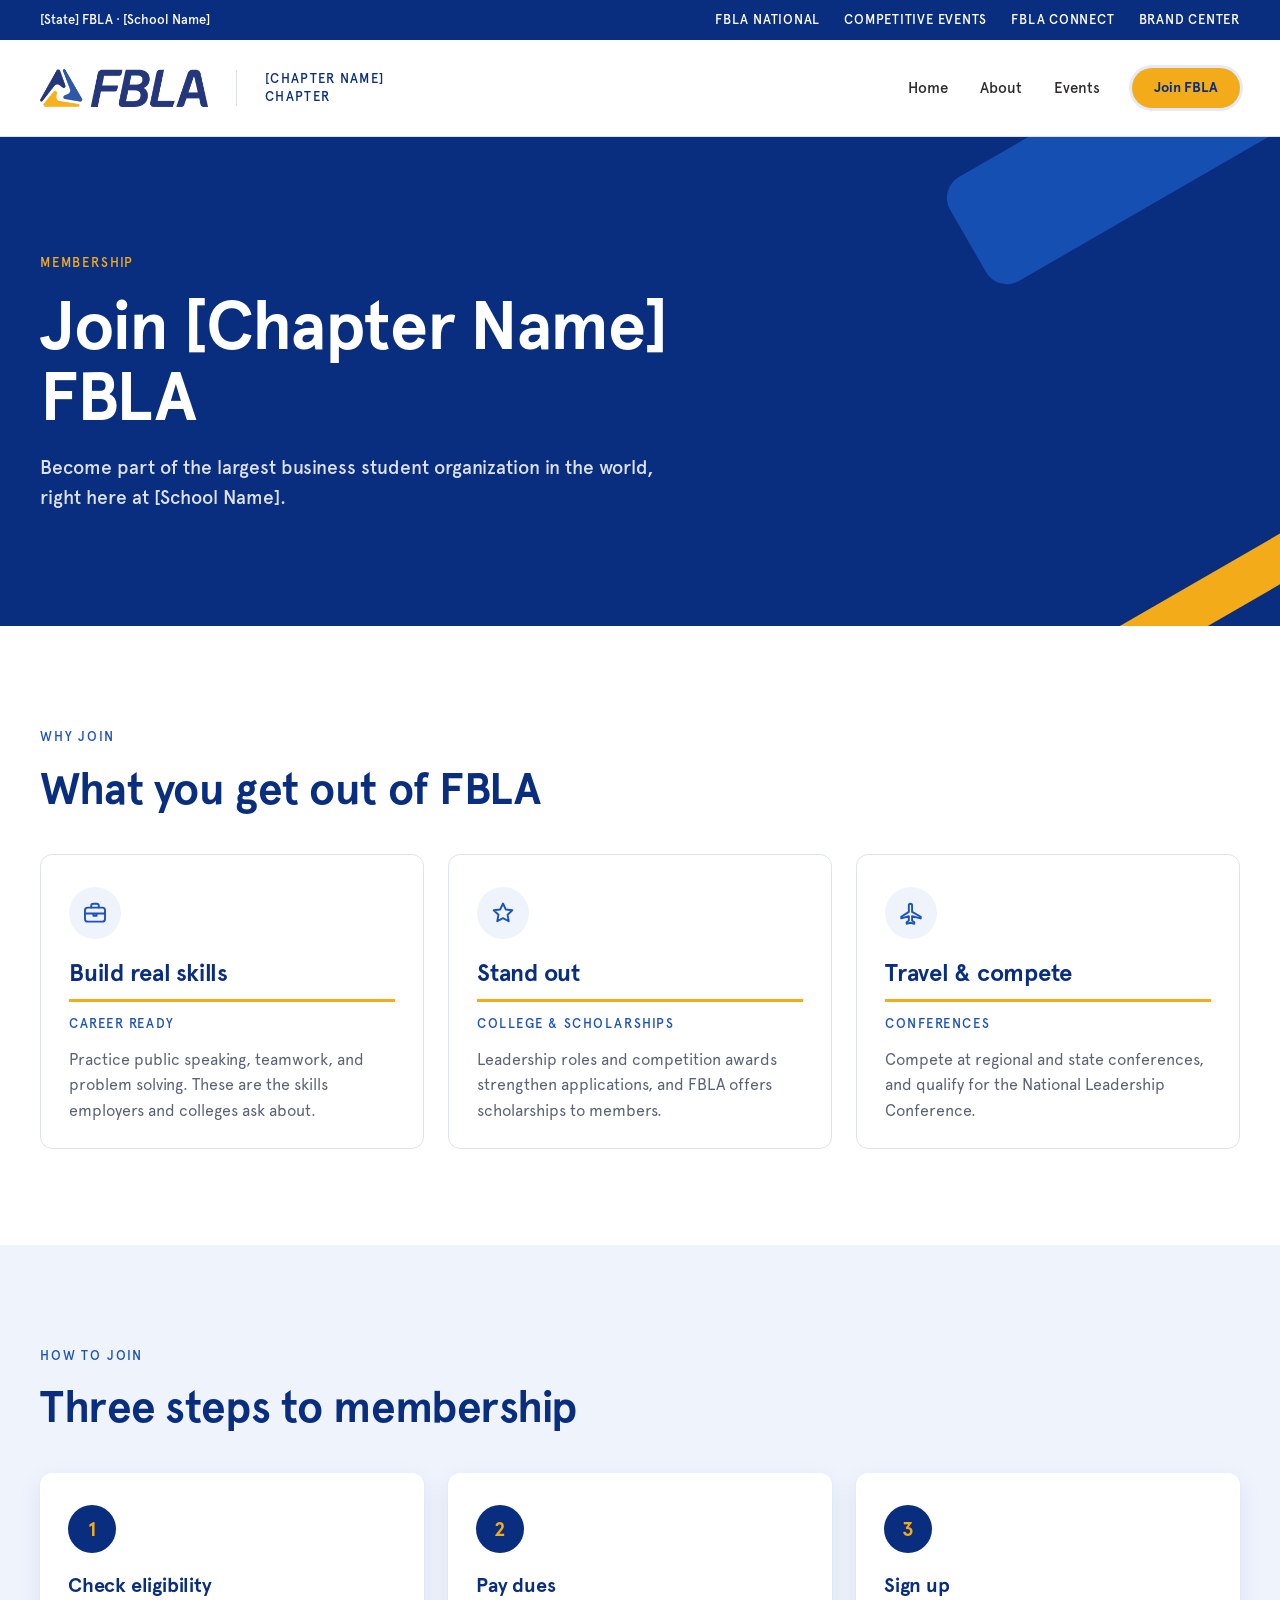
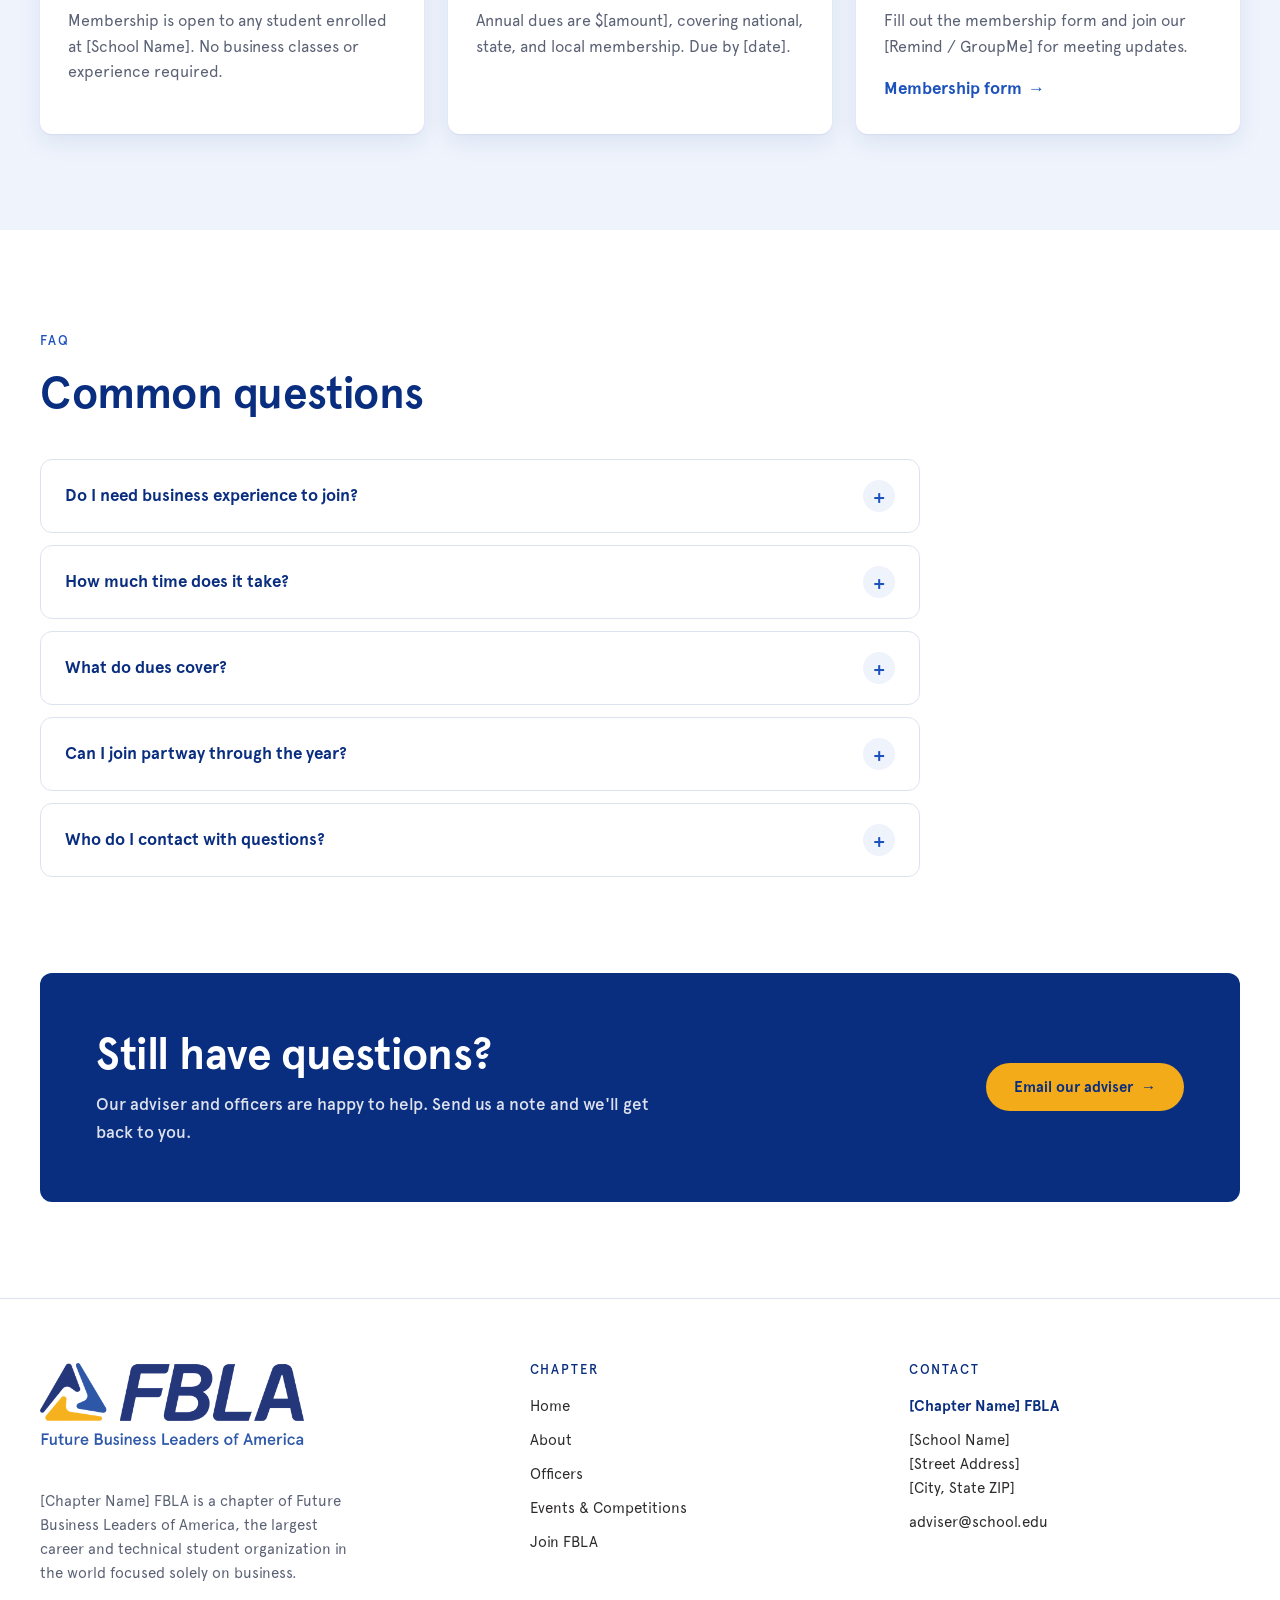
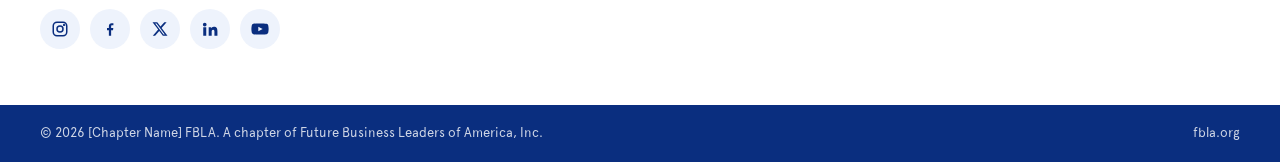
<file: join.html>
<!DOCTYPE html>
<html lang="en">
<head>
  <meta charset="UTF-8">
  <meta name="viewport" content="width=device-width, initial-scale=1.0">
  <title>Join | [Chapter Name] FBLA</title>
  <meta name="description" content="How to join [Chapter Name] FBLA: eligibility, dues, and sign-up.">
  <meta name="theme-color" content="#0a2e7f">

  <link rel="icon" type="image/png" sizes="32x32" href="assets/logos/web/favicon-32.png">
  <link rel="apple-touch-icon" href="assets/logos/web/favicon-180.png">
  <link rel="preload" href="assets/fonts/apercu-pro/woff2/Apercu-Pro-Bold.woff2" as="font" type="font/woff2" crossorigin>
  <link rel="preload" href="assets/fonts/apercu-pro/woff2/Apercu-Pro-Regular.woff2" as="font" type="font/woff2" crossorigin>
  <link rel="stylesheet" href="css/styles.css">
</head>
<body>
  <!-- Icon set (inline SVG sprite, referenced with <use href="#i-...">) -->
  <svg xmlns="http://www.w3.org/2000/svg" style="display:none">
    <defs>
      <symbol id="i-calendar" viewBox="0 0 24 24" fill="none" stroke="currentColor" stroke-width="1.75" stroke-linecap="round" stroke-linejoin="round"><rect x="3" y="4.5" width="18" height="16.5" rx="2.5"/><path d="M3 9.5h18M8 2.75v3.5M16 2.75v3.5"/><path d="M7.5 13.5h2M11 13.5h2M14.5 13.5h2M7.5 17h2M11 17h2"/></symbol>
      <symbol id="i-trophy" viewBox="0 0 24 24" fill="none" stroke="currentColor" stroke-width="1.75" stroke-linecap="round" stroke-linejoin="round"><path d="M7 4h10v5a5 5 0 0 1-10 0V4z"/><path d="M7 6H4.5v1.5A3.5 3.5 0 0 0 8 11M17 6h2.5v1.5A3.5 3.5 0 0 1 16 11"/><path d="M12 14v3.5M8.5 21h7M9.5 17.5h5l.5 3.5H9l.5-3.5z"/></symbol>
      <symbol id="i-users" viewBox="0 0 24 24" fill="none" stroke="currentColor" stroke-width="1.75" stroke-linecap="round" stroke-linejoin="round"><circle cx="9" cy="8" r="3.5"/><path d="M2.5 20a6.5 6.5 0 0 1 13 0"/><path d="M15.5 4.7a3.5 3.5 0 0 1 0 6.6M18 14.2A6.5 6.5 0 0 1 21.5 20"/></symbol>
      <symbol id="i-user-plus" viewBox="0 0 24 24" fill="none" stroke="currentColor" stroke-width="1.75" stroke-linecap="round" stroke-linejoin="round"><circle cx="10" cy="8" r="3.75"/><path d="M3 20.5a7 7 0 0 1 11.5-5.4"/><path d="M18.5 14v7M15 17.5h7"/></symbol>
      <symbol id="i-briefcase" viewBox="0 0 24 24" fill="none" stroke="currentColor" stroke-width="1.75" stroke-linecap="round" stroke-linejoin="round"><rect x="2.75" y="7" width="18.5" height="13" rx="2.5"/><path d="M8.5 7V5.5a2 2 0 0 1 2-2h3a2 2 0 0 1 2 2V7M2.75 12.5h18.5M10.5 12.5v2h3v-2"/></symbol>
      <symbol id="i-heart" viewBox="0 0 24 24" fill="none" stroke="currentColor" stroke-width="1.75" stroke-linecap="round" stroke-linejoin="round"><path d="M12 20s-7.5-4.6-7.5-10.2A4.3 4.3 0 0 1 12 7.3a4.3 4.3 0 0 1 7.5 2.5C19.5 15.4 12 20 12 20z"/></symbol>
      <symbol id="i-globe" viewBox="0 0 24 24" fill="none" stroke="currentColor" stroke-width="1.75" stroke-linecap="round" stroke-linejoin="round"><circle cx="12" cy="12" r="9.25"/><path d="M2.75 12h18.5M12 2.75c2.6 2.8 3.9 5.9 3.9 9.25S14.6 18.45 12 21.25M12 2.75C9.4 5.55 8.1 8.65 8.1 12s1.3 6.45 3.9 9.25"/></symbol>
      <symbol id="i-star" viewBox="0 0 24 24" fill="none" stroke="currentColor" stroke-width="1.75" stroke-linecap="round" stroke-linejoin="round"><path d="M12 3.25l2.6 5.5 6 .75-4.4 4.15 1.1 5.95L12 16.7l-5.3 2.9 1.1-5.95L3.4 9.5l6-.75L12 3.25z"/></symbol>
      <symbol id="i-plane" viewBox="0 0 24 24" fill="none" stroke="currentColor" stroke-width="1.75" stroke-linecap="round" stroke-linejoin="round"><path d="M21 15.5l-8-4.5V5a1.5 1.5 0 0 0-3 0v6l-7 4.5V17l7-2v4l-2 1.5V22l3.5-1 3.5 1v-1.5L13 19v-4l8 2v-1.5z"/></symbol>
      <symbol id="i-pin" viewBox="0 0 24 24" fill="none" stroke="currentColor" stroke-width="1.75" stroke-linecap="round" stroke-linejoin="round"><path d="M12 21.25s-7-6.1-7-11.5a7 7 0 0 1 14 0c0 5.4-7 11.5-7 11.5z"/><circle cx="12" cy="9.75" r="2.5"/></symbol>
      <symbol id="i-clock" viewBox="0 0 24 24" fill="none" stroke="currentColor" stroke-width="1.75" stroke-linecap="round" stroke-linejoin="round"><circle cx="12" cy="12" r="9.25"/><path d="M12 7v5l3.5 2"/></symbol>
      <symbol id="i-mail" viewBox="0 0 24 24" fill="none" stroke="currentColor" stroke-width="1.75" stroke-linecap="round" stroke-linejoin="round"><rect x="2.75" y="5" width="18.5" height="14" rx="2.5"/><path d="M3.5 6.5l8.5 6.5 8.5-6.5"/></symbol>
      <symbol id="i-image" viewBox="0 0 24 24" fill="none" stroke="currentColor" stroke-width="1.5" stroke-linecap="round" stroke-linejoin="round"><rect x="2.75" y="4" width="18.5" height="16" rx="2.5"/><circle cx="8.5" cy="9.5" r="1.75"/><path d="M21.25 15.5l-5-5-9.5 9.5"/></symbol>
      <symbol id="i-chevron" viewBox="0 0 24 24" fill="none" stroke="currentColor" stroke-width="2.25" stroke-linecap="round" stroke-linejoin="round"><path d="M9 5.5l6.5 6.5L9 18.5"/></symbol>
      <symbol id="i-instagram" viewBox="0 0 24 24" fill="none" stroke="currentColor" stroke-width="2"><rect x="3" y="3" width="18" height="18" rx="5"/><circle cx="12" cy="12" r="4"/><circle cx="17.5" cy="6.5" r="0.6" fill="currentColor"/></symbol>
      <symbol id="i-facebook" viewBox="0 0 24 24" fill="currentColor"><path d="M13.5 21v-7.5h2.5l.4-3h-2.9V8.6c0-.87.25-1.46 1.5-1.46h1.55V4.46a20.6 20.6 0 0 0-2.25-.12c-2.25 0-3.8 1.37-3.8 3.9v2.26H8v3h2.5V21h3z"/></symbol>
      <symbol id="i-x" viewBox="0 0 24 24" fill="currentColor"><path d="M17.75 3h3.07l-6.7 7.66L22 21h-6.17l-4.83-6.32L5.47 21H2.4l7.17-8.2L2 3h6.33l4.37 5.77L17.75 3zm-1.08 16.2h1.7L7.4 4.7H5.58l11.09 14.5z"/></symbol>
      <symbol id="i-linkedin" viewBox="0 0 24 24" fill="currentColor"><path d="M4.98 3.5a2.5 2.5 0 1 1 0 5 2.5 2.5 0 0 1 0-5zM3 9.5h4V21H3V9.5zm6.5 0h3.8v1.6h.05c.53-1 1.83-2.05 3.77-2.05 4.03 0 4.78 2.65 4.78 6.1V21h-4v-5.1c0-1.22-.02-2.78-1.7-2.78-1.7 0-1.96 1.33-1.96 2.7V21h-4V9.5z"/></symbol>
      <symbol id="i-youtube" viewBox="0 0 24 24" fill="currentColor"><path d="M23 7.2a3 3 0 0 0-2.1-2.1C19 4.6 12 4.6 12 4.6s-7 0-8.9.5A3 3 0 0 0 1 7.2 31 31 0 0 0 .5 12a31 31 0 0 0 .5 4.8 3 3 0 0 0 2.1 2.1c1.9.5 8.9.5 8.9.5s7 0 8.9-.5a3 3 0 0 0 2.1-2.1 31 31 0 0 0 .5-4.8 31 31 0 0 0-.5-4.8zM9.75 15.02V8.98L15.5 12l-5.75 3.02z"/></symbol>
    </defs>
  </svg>

  <a class="skip-link" href="#main">Skip to content</a>

  <!-- ===== Utility bar ===== -->
  <div class="utility-bar">
    <div class="container utility-bar__inner">
      <p>[State] FBLA &middot; [School Name]</p>
      <ul class="utility-bar__links">
        <li><a href="https://www.fbla.org/">FBLA National</a></li>
        <li><a href="https://www.fbla.org/high-school/competitive-events/">Competitive Events</a></li>
        <li><a href="https://connect.fbla.org/">FBLA Connect</a></li>
        <li><a href="https://www.fbla.org/brand-center/">Brand Center</a></li>
      </ul>
    </div>
  </div>

  <!-- ===== Header / navbar ===== -->
  <header class="site-header">
    <nav class="container nav" aria-label="Main">
      <a class="brand" href="index.html">
        <img class="brand__logo" src="assets/logos/web/fbla-horizontal-color.png" width="640" height="142" alt="FBLA">
        <span class="brand__chapter">[Chapter Name]<br>Chapter</span>
      </a>
      <button class="nav__toggle" type="button" aria-expanded="false" aria-controls="nav-links" aria-label="Open menu">
        <span></span><span></span><span></span>
      </button>
      <ul class="nav__links" id="nav-links">
        <li><a href="index.html">Home</a></li>
        <li><a href="about.html">About</a></li>
        <li><a href="events.html">Events</a></li>
        <li><a class="btn btn--gold btn--sm" href="join.html" aria-current="page">Join FBLA</a></li>
      </ul>
    </nav>
  </header>

  <main id="main">
    <!-- Page banner -->
    <section class="page-banner">
      <div class="container">
        <span class="eyebrow">Membership</span>
        <h1 class="display">Join [Chapter Name] FBLA</h1>
        <p>Become part of the largest business student organization in the world, right here at [School Name].</p>
      </div>
    </section>

    <!-- Why join -->
    <section class="section">
      <div class="container">
        <div class="section__head">
          <div>
            <span class="eyebrow">Why join</span>
            <h2 class="h2">What you get out of FBLA</h2>
          </div>
        </div>
        <div class="card-grid card-grid--3">
          <article class="card">
            <span class="card__icon"><svg aria-hidden="true"><use href="#i-briefcase"/></svg></span>
            <h3 class="card__title">Build real skills</h3>
            <p class="card__sub">Career ready</p>
            <p class="card__body">Practice public speaking, teamwork, and problem solving. These are the skills employers and colleges ask about.</p>
          </article>
          <article class="card">
            <span class="card__icon"><svg aria-hidden="true"><use href="#i-star"/></svg></span>
            <h3 class="card__title">Stand out</h3>
            <p class="card__sub">College &amp; scholarships</p>
            <p class="card__body">Leadership roles and competition awards strengthen applications, and FBLA offers scholarships to members.</p>
          </article>
          <article class="card">
            <span class="card__icon"><svg aria-hidden="true"><use href="#i-plane"/></svg></span>
            <h3 class="card__title">Travel &amp; compete</h3>
            <p class="card__sub">Conferences</p>
            <p class="card__body">Compete at regional and state conferences, and qualify for the National Leadership Conference.</p>
          </article>
        </div>
      </div>
    </section>

    <!-- Steps -->
    <section class="section section--tint">
      <div class="container">
        <div class="section__head">
          <div>
            <span class="eyebrow">How to join</span>
            <h2 class="h2">Three steps to membership</h2>
          </div>
        </div>
        <ol class="steps">
          <li class="step">
            <h3 class="h3">Check eligibility</h3>
            <p>Membership is open to any student enrolled at [School Name]. No business classes or experience required.</p>
          </li>
          <li class="step">
            <h3 class="h3">Pay dues</h3>
            <p>Annual dues are $[amount], covering national, state, and local membership. Due by [date].</p>
          </li>
          <li class="step">
            <h3 class="h3">Sign up</h3>
            <p>Fill out the membership form and join our [Remind / GroupMe] for meeting updates.</p>
            <a class="text-link" href="#">Membership form <span aria-hidden="true">&rarr;</span></a>
          </li>
        </ol>
      </div>
    </section>

    <!-- FAQ -->
    <section class="section">
      <div class="container">
        <div class="section__head">
          <div>
            <span class="eyebrow">FAQ</span>
            <h2 class="h2">Common questions</h2>
          </div>
        </div>
        <div class="faq">
          <details>
            <summary>Do I need business experience to join?</summary>
            <p>No. FBLA is open to any student at [School Name], whatever your interests. Many members join to try something new.</p>
          </details>
          <details>
            <summary>How much time does it take?</summary>
            <p>Chapter meetings are [twice a month] after school. Competing and running for office take more time, but both are optional.</p>
          </details>
          <details>
            <summary>What do dues cover?</summary>
            <p>Dues cover national, state, and local membership, which you need to compete at conferences. Talk to our adviser if cost is a concern.</p>
          </details>
          <details>
            <summary>Can I join partway through the year?</summary>
            <p>Yes, though competition deadlines apply. Join by [date] to compete at the regional conference.</p>
          </details>
          <details>
            <summary>Who do I contact with questions?</summary>
            <p>Email our adviser at adviser@school.edu, or reach out to any chapter officer.</p>
          </details>
        </div>
      </div>
    </section>

    <!-- CTA -->
    <section class="section section--tight">
      <div class="container">
        <div class="cta">
          <div>
            <h2 class="h2">Still have questions?</h2>
            <p>Our adviser and officers are happy to help. Send us a note and we'll get back to you.</p>
          </div>
          <a class="btn btn--gold" href="mailto:adviser@school.edu">Email our adviser <span class="arrow" aria-hidden="true">&rarr;</span></a>
        </div>
      </div>
    </section>
  </main>

  <!-- ===== Footer ===== -->
  <footer class="site-footer">
    <div class="container footer__main">
      <div class="footer__brand">
        <img class="footer__logo" src="assets/logos/web/fbla-fullname-color.png" width="900" height="282" alt="FBLA: Future Business Leaders of America">
        <p class="footer__tagline">[Chapter Name] FBLA is a chapter of Future Business Leaders of America, the largest career and technical student organization in the world focused solely on business.</p>
        <!-- Replace these with your chapter's own accounts -->
        <ul class="social" aria-label="Social media">
          <li><a href="https://instagram.com/fbla_national/" aria-label="Instagram"><svg aria-hidden="true"><use href="#i-instagram"/></svg></a></li>
          <li><a href="https://www.facebook.com/FutureBusinessLeaders" aria-label="Facebook"><svg aria-hidden="true"><use href="#i-facebook"/></svg></a></li>
          <li><a href="https://x.com/FBLA_National" aria-label="X"><svg aria-hidden="true"><use href="#i-x"/></svg></a></li>
          <li><a href="https://www.linkedin.com/company/future-business-leaders-america/" aria-label="LinkedIn"><svg aria-hidden="true"><use href="#i-linkedin"/></svg></a></li>
          <li><a href="https://www.youtube.com/c/fblapblinc" aria-label="YouTube"><svg aria-hidden="true"><use href="#i-youtube"/></svg></a></li>
        </ul>
      </div>
      <div>
        <h2 class="footer__heading">Chapter</h2>
        <ul class="footer__list">
          <li><a href="index.html">Home</a></li>
          <li><a href="about.html">About</a></li>
          <li><a href="about.html#officers">Officers</a></li>
          <li><a href="events.html">Events &amp; Competitions</a></li>
          <li><a href="join.html">Join FBLA</a></li>
        </ul>
      </div>
      <div>
        <h2 class="footer__heading">Contact</h2>
        <ul class="footer__list">
          <li><strong>[Chapter Name] FBLA</strong></li>
          <li>[School Name]<br>[Street Address]<br>[City, State ZIP]</li>
          <li><a href="mailto:adviser@school.edu">adviser@school.edu</a></li>
        </ul>
      </div>
    </div>
    <div class="footer__bottom">
      <div class="container">
        <p>&copy; <span data-year>2026</span> [Chapter Name] FBLA. A chapter of Future Business Leaders of America, Inc.</p>
        <a href="https://www.fbla.org/">fbla.org</a>
      </div>
    </div>
  </footer>

  <script src="js/main.js"></script>
</body>
</html>
</file>
<file: css/styles.css>
/* ==========================================================================
   Fonts: Apercu Pro (FBLA primary typeface), self-hosted
   ========================================================================== */
@font-face {
  font-family: "Apercu Pro";
  src: url("../assets/fonts/apercu-pro/woff2/Apercu-Pro-Regular.woff2") format("woff2");
  font-weight: 400;
  font-style: normal;
  font-display: swap;
}

@font-face {
  font-family: "Apercu Pro";
  src: url("../assets/fonts/apercu-pro/woff2/Apercu-Pro-Italic.woff2") format("woff2");
  font-weight: 400;
  font-style: italic;
  font-display: swap;
}

@font-face {
  font-family: "Apercu Pro";
  src: url("../assets/fonts/apercu-pro/woff2/Apercu-Pro-Medium.woff2") format("woff2");
  font-weight: 500;
  font-style: normal;
  font-display: swap;
}

@font-face {
  font-family: "Apercu Pro";
  src: url("../assets/fonts/apercu-pro/woff2/Apercu-Pro-Bold.woff2") format("woff2");
  font-weight: 700;
  font-style: normal;
  font-display: swap;
}

@font-face {
  font-family: "Apercu Pro";
  src: url("../assets/fonts/apercu-pro/woff2/Apercu-Pro-Bold-Italic.woff2") format("woff2");
  font-weight: 700;
  font-style: italic;
  font-display: swap;
}

/* ==========================================================================
   Design tokens (FBLA Brand Guidebook, "no exceptions")
   ========================================================================== */
:root {
  /* Primary */
  --navy: #0a2e7f;
  --blue: #1d52bc;
  --gold: #f4ab19;
  /* Secondary */
  --cobalt: #226add;
  --white: #ffffff;
  --black: #2d2b2b;

  /* UI tints derived from the palette (surfaces and lines only) */
  --blue-50: #eef3fc;
  --blue-100: #e3ebfa;
  --line: #dde3ee;
  --text-muted: #5b6275;

  --font: "Apercu Pro", Arial, sans-serif;

  --container: 1200px;
  --gutter: 24px;
  --section-space: 96px;
  --header-height: 96px;
  --radius: 12px;
  --shadow: 0 1px 2px rgba(10, 46, 127, 0.06), 0 8px 24px rgba(10, 46, 127, 0.08);

  --ease: cubic-bezier(0.2, 0, 0, 1);
  --duration: 200ms;
}

@media (max-width: 767px) {
  :root {
    --gutter: 20px;
    --section-space: 64px;
    --header-height: 76px;
  }
}

/* ==========================================================================
   Base
   ========================================================================== */
*,
*::before,
*::after {
  box-sizing: border-box;
}

html {
  -webkit-text-size-adjust: 100%;
  scroll-behavior: smooth;
}

body {
  display: flex;
  flex-direction: column;
  min-height: 100vh;
  margin: 0;
  background: var(--white);
  color: var(--black);
  font-family: var(--font);
  font-size: 17px;
  line-height: 1.6;
  -webkit-font-smoothing: antialiased;
  -moz-osx-font-smoothing: grayscale;
}

main {
  flex: 1;
}

body.menu-open {
  overflow: hidden;
}

img {
  display: block;
  max-width: 100%;
  height: auto;
}

h1,
h2,
h3,
h4 {
  margin: 0;
  color: var(--navy);
  font-weight: 700;
  letter-spacing: -0.01em;
  line-height: 1.15;
}

p {
  margin: 0;
}

a {
  color: inherit;
  text-decoration: none;
}

ul,
ol {
  margin: 0;
  padding: 0;
  list-style: none;
}

svg {
  flex-shrink: 0;
}

:focus-visible {
  outline: 3px solid var(--gold);
  outline-offset: 3px;
}

::selection {
  background: var(--gold);
  color: var(--navy);
}

.skip-link {
  position: absolute;
  top: 12px;
  left: 12px;
  z-index: 100;
  padding: 10px 16px;
  border-radius: 999px;
  background: var(--gold);
  color: var(--navy);
  font-size: 14px;
  font-weight: 700;
  transform: translateY(-200%);
}

.skip-link:focus {
  transform: none;
}

.visually-hidden {
  position: absolute;
  width: 1px;
  height: 1px;
  overflow: hidden;
  clip: rect(0 0 0 0);
  white-space: nowrap;
}

/* ==========================================================================
   Layout helpers
   ========================================================================== */
.container {
  width: 100%;
  max-width: calc(var(--container) + var(--gutter) * 2);
  margin: 0 auto;
  padding: 0 var(--gutter);
}

.section {
  padding: var(--section-space) 0;
}

.section--tight {
  padding-top: 0;
}

.section--tint {
  background: var(--blue-50);
}

.section__head {
  display: flex;
  flex-wrap: wrap;
  align-items: flex-end;
  justify-content: space-between;
  gap: 16px 32px;
  margin-bottom: 40px;
}

.section__head .lead {
  max-width: 560px;
}

/* ==========================================================================
   Typography
   ========================================================================== */
/* Brand guide: Medium, uppercase for subheads */
.eyebrow {
  display: inline-block;
  margin-bottom: 16px;
  color: var(--blue);
  font-size: 13px;
  font-weight: 500;
  letter-spacing: 0.14em;
  text-transform: uppercase;
}

.display {
  font-size: clamp(2.5rem, 5.6vw, 4.25rem);
  line-height: 1.05;
  letter-spacing: -0.02em;
}

.h2 {
  font-size: clamp(1.875rem, 3.6vw, 2.75rem);
}

.h3 {
  font-size: 1.25rem;
  line-height: 1.25;
}

.lead {
  font-size: clamp(1.0625rem, 1.5vw, 1.1875rem);
  color: var(--text-muted);
}

.callout-text {
  font-style: italic;
}

.text-link {
  display: inline-flex;
  align-items: center;
  gap: 6px;
  color: var(--blue);
  font-weight: 700;
}

.text-link:hover {
  text-decoration: underline;
  text-decoration-thickness: 2px;
  text-underline-offset: 4px;
}

/* ==========================================================================
   Buttons (pill buttons, as on fbla.org)
   ========================================================================== */
.btn {
  display: inline-flex;
  align-items: center;
  justify-content: center;
  gap: 8px;
  min-height: 48px;
  padding: 12px 26px;
  border: 2px solid transparent;
  border-radius: 999px;
  font-family: var(--font);
  font-size: 15px;
  font-weight: 700;
  line-height: 1.2;
  cursor: pointer;
  transition:
    background-color var(--duration) var(--ease),
    color var(--duration) var(--ease),
    border-color var(--duration) var(--ease),
    box-shadow var(--duration) var(--ease);
}

.btn--gold {
  background: var(--gold);
  color: var(--navy);
}

.btn--gold:hover {
  background: #ffbd3a;
  box-shadow: 0 6px 18px rgba(244, 171, 25, 0.35);
}

.btn--navy {
  background: var(--navy);
  color: var(--white);
}

.btn--navy:hover {
  background: var(--blue);
}

.btn--outline {
  border-color: var(--navy);
  color: var(--navy);
}

.btn--outline:hover {
  background: var(--navy);
  color: var(--white);
}

.btn--outline-light {
  border-color: rgba(255, 255, 255, 0.7);
  color: var(--white);
}

.btn--outline-light:hover {
  border-color: var(--white);
  background: var(--white);
  color: var(--navy);
}

.btn--soft {
  border-color: var(--line);
  background: var(--white);
  color: var(--navy);
  font-weight: 500;
  box-shadow: 0 1px 2px rgba(10, 46, 127, 0.06);
}

.btn--soft:hover {
  border-color: var(--blue);
  color: var(--blue);
}

.btn--sm {
  min-height: 40px;
  padding: 8px 20px;
  font-size: 14px;
}

.btn .arrow {
  transition: transform var(--duration) var(--ease);
}

.btn:hover .arrow {
  transform: translateX(3px);
}

.btn-row {
  display: flex;
  flex-wrap: wrap;
  gap: 12px;
}

.btn-row--spaced {
  margin-top: 24px;
}

/* ==========================================================================
   Utility bar (navy strip above the header)
   ========================================================================== */
.utility-bar {
  background: var(--navy);
  color: var(--white);
  font-size: 13px;
  font-weight: 500;
}

.utility-bar__inner {
  display: flex;
  align-items: center;
  justify-content: space-between;
  gap: 24px;
  min-height: 40px;
}

.utility-bar__links {
  display: flex;
  align-items: center;
  gap: 24px;
  letter-spacing: 0.06em;
  text-transform: uppercase;
}

.utility-bar__links a:hover {
  color: var(--gold);
}

@media (max-width: 767px) {
  .utility-bar {
    display: none;
  }
}

/* ==========================================================================
   Header / navbar
   ========================================================================== */
.site-header {
  position: sticky;
  top: 0;
  z-index: 50;
  background: var(--white);
  box-shadow: 0 1px 0 var(--line);
  transition: box-shadow var(--duration) var(--ease);
}

.site-header.is-scrolled {
  box-shadow: 0 1px 0 var(--line), 0 6px 20px rgba(10, 46, 127, 0.08);
}

.nav {
  display: flex;
  align-items: center;
  justify-content: space-between;
  gap: 24px;
  height: var(--header-height);
}

/* Logo: 168px wide, so brand clear space (1/6 of width) is 28px.
   A 96px header leaves ~30px above and below the 37px-tall logo. */
.brand {
  display: flex;
  align-items: center;
  gap: 28px;
}

.brand__logo {
  width: 168px;
}

.brand__chapter {
  padding-left: 28px;
  border-left: 1px solid var(--line);
  color: var(--navy);
  font-size: 13px;
  font-weight: 500;
  line-height: 1.35;
  letter-spacing: 0.1em;
  text-transform: uppercase;
}

.nav__links {
  display: flex;
  align-items: center;
  gap: 32px;
  font-size: 15px;
  font-weight: 500;
}

.nav__links a:not(.btn) {
  position: relative;
  padding: 8px 0;
  color: var(--black);
  transition: color var(--duration) var(--ease);
}

.nav__links a:not(.btn)::after {
  content: "";
  position: absolute;
  right: 0;
  bottom: 0;
  left: 0;
  height: 3px;
  border-radius: 3px;
  background: var(--gold);
  transform: scaleX(0);
  transition: transform var(--duration) var(--ease);
}

.nav__links a:not(.btn):hover,
.nav__links a[aria-current="page"] {
  color: var(--navy);
}

.nav__links a:not(.btn):hover::after,
.nav__links a[aria-current="page"]::after {
  transform: scaleX(1);
}

.nav__links a[aria-current="page"] {
  font-weight: 700;
}

.nav__links .btn[aria-current="page"] {
  box-shadow: 0 0 0 3px var(--blue-100);
}

.nav__toggle {
  display: none;
  position: relative;
  width: 44px;
  height: 44px;
  margin-right: -10px;
  padding: 0;
  border: 0;
  background: none;
  color: var(--navy);
  cursor: pointer;
}

.nav__toggle span {
  position: absolute;
  left: 11px;
  width: 22px;
  height: 2px;
  border-radius: 2px;
  background: currentColor;
  transition: transform var(--duration) var(--ease), opacity var(--duration) var(--ease);
}

.nav__toggle span:nth-child(1) {
  top: 14px;
}

.nav__toggle span:nth-child(2) {
  top: 21px;
}

.nav__toggle span:nth-child(3) {
  top: 28px;
}

.nav__toggle[aria-expanded="true"] span:nth-child(1) {
  transform: translateY(7px) rotate(45deg);
}

.nav__toggle[aria-expanded="true"] span:nth-child(2) {
  opacity: 0;
}

.nav__toggle[aria-expanded="true"] span:nth-child(3) {
  transform: translateY(-7px) rotate(-45deg);
}

@media (max-width: 1023px) {
  .brand__chapter {
    display: none;
  }
}

@media (max-width: 767px) {
  .brand__logo {
    width: 132px;
  }

  .nav__toggle {
    display: block;
  }

  .nav__links {
    position: fixed;
    inset: var(--header-height) 0 0 0;
    flex-direction: column;
    align-items: stretch;
    gap: 0;
    padding: 16px var(--gutter) 32px;
    background: var(--white);
    font-size: 22px;
    opacity: 0;
    visibility: hidden;
    transition:
      opacity var(--duration) var(--ease),
      visibility var(--duration);
  }

  .nav__links.is-open {
    opacity: 1;
    visibility: visible;
  }

  .nav__links li {
    border-bottom: 1px solid var(--line);
  }

  .nav__links li:last-child {
    margin-top: 24px;
    border-bottom: 0;
  }

  .nav__links a:not(.btn) {
    display: block;
    padding: 16px 0;
  }

  .nav__links a:not(.btn)::after {
    display: none;
  }

  .nav__links a[aria-current="page"] {
    color: var(--blue);
  }

  .nav__links .btn {
    width: 100%;
    min-height: 56px;
    font-size: 17px;
  }
}

/* ==========================================================================
   Home: hero (navy panel + photo, like the fbla.org slider)
   ========================================================================== */
.hero {
  position: relative;
  overflow: hidden;
  background: var(--navy);
  color: var(--white);
}

.hero__inner {
  display: grid;
  grid-template-columns: minmax(0, 6fr) minmax(0, 5fr);
  align-items: center;
  gap: 56px;
  min-height: 560px;
  padding-top: 72px;
  padding-bottom: 128px;
}

/* Reverse logo on navy (brand guide p.20); 200px wide = 33px clear space */
.hero__logo {
  width: 200px;
  margin-bottom: 40px;
}

.hero .eyebrow {
  color: var(--gold);
}

.hero .display {
  margin-bottom: 24px;
  color: var(--white);
}

/* Brand guide: Medium for body copy on dark backgrounds */
.hero__lead {
  max-width: 540px;
  margin-bottom: 36px;
  color: rgba(255, 255, 255, 0.86);
  font-size: clamp(1.0625rem, 1.5vw, 1.25rem);
  font-weight: 500;
}

.hero__media {
  position: relative;
}

/* Gold + cobalt accent bars behind the photo */
.hero__media::before {
  content: "";
  position: absolute;
  inset: 24px -24px -24px 24px;
  border-radius: var(--radius);
  background: var(--cobalt);
}

.hero__media::after {
  content: "";
  position: absolute;
  bottom: -40px;
  left: -16px;
  width: 120px;
  height: 12px;
  border-radius: 12px;
  background: var(--gold);
}

.hero__media .photo {
  position: relative;
  z-index: 1;
  aspect-ratio: 4 / 3;
}

/* ==========================================================================
   Photo placeholder (swap for <img> when you have real photos)
   ========================================================================== */
.photo {
  display: grid;
  place-items: center;
  overflow: hidden;
  border-radius: var(--radius);
  background:
    linear-gradient(135deg, rgba(34, 106, 221, 0.18), rgba(10, 46, 127, 0.12)),
    var(--blue-100);
  color: var(--blue);
  font-size: 12px;
  font-weight: 500;
  letter-spacing: 0.14em;
  text-align: center;
  text-transform: uppercase;
}

.photo svg {
  display: block;
  width: 40px;
  height: 40px;
  margin: 0 auto 10px;
  opacity: 0.7;
}

.photo img {
  width: 100%;
  height: 100%;
  object-fit: cover;
}

/* ==========================================================================
   Callout band (light blue, rounded)
   ========================================================================== */
.callout {
  display: grid;
  grid-template-columns: minmax(0, 1fr) auto;
  align-items: center;
  gap: 24px 48px;
  padding: 48px 56px;
  border-radius: var(--radius);
  background: var(--blue-100);
}

.callout .h2 {
  margin-bottom: 12px;
  font-size: clamp(1.5rem, 2.6vw, 2rem);
}

.callout p {
  max-width: 720px;
  color: var(--black);
}

.callout--overlap {
  position: relative;
  z-index: 2;
  margin-top: -56px;
  box-shadow: var(--shadow);
}

/* ==========================================================================
   Quick links (icon row)
   ========================================================================== */
.quick-links {
  display: grid;
  grid-template-columns: repeat(4, 1fr);
  gap: 16px;
}

.quick-link {
  display: flex;
  flex-direction: column;
  align-items: center;
  gap: 16px;
  padding: 28px 16px;
  border-radius: var(--radius);
  color: var(--navy);
  font-weight: 700;
  text-align: center;
  transition: background-color var(--duration) var(--ease);
}

.quick-link svg {
  width: 44px;
  height: 44px;
  color: var(--blue);
  transition: transform var(--duration) var(--ease);
}

.quick-link:hover {
  background: var(--blue-50);
}

.quick-link:hover svg {
  transform: translateY(-3px);
}

/* ==========================================================================
   Cards (modeled on the fbla.org division cards)
   ========================================================================== */
.card-grid {
  display: grid;
  grid-template-columns: repeat(4, 1fr);
  gap: 24px;
}

.card-grid--3 {
  grid-template-columns: repeat(3, 1fr);
}

.card {
  display: flex;
  flex-direction: column;
  padding: 32px 28px 24px;
  border: 1px solid var(--line);
  border-radius: var(--radius);
  background: var(--white);
  transition:
    border-color var(--duration) var(--ease),
    box-shadow var(--duration) var(--ease),
    transform var(--duration) var(--ease);
}

a.card:hover,
.card:has(a:hover) {
  border-color: transparent;
  box-shadow: var(--shadow);
  transform: translateY(-2px);
}

.card__icon {
  display: grid;
  place-items: center;
  width: 52px;
  height: 52px;
  margin-bottom: 20px;
  border-radius: 50%;
  background: var(--blue-50);
  color: var(--blue);
}

.card__icon svg {
  width: 26px;
  height: 26px;
}

.card__title {
  padding-bottom: 12px;
  border-bottom: 3px solid var(--gold);
  color: var(--navy);
  font-size: 1.5rem;
}

.card__sub {
  margin-top: 12px;
  color: var(--blue);
  font-size: 13px;
  font-weight: 500;
  letter-spacing: 0.12em;
  text-transform: uppercase;
}

.card__body {
  flex: 1;
  margin-top: 12px;
  color: var(--text-muted);
  font-size: 16px;
}

.card__link {
  display: flex;
  align-items: center;
  justify-content: space-between;
  margin-top: 24px;
  padding-top: 16px;
  border-top: 1px solid var(--line);
  color: var(--navy);
  font-weight: 700;
}

.card__link svg {
  width: 18px;
  height: 18px;
  transition: transform var(--duration) var(--ease);
}

.card__link:hover {
  color: var(--blue);
}

.card__link:hover svg {
  transform: translateX(4px);
}

/* ==========================================================================
   Feature (Save the Date: image + text)
   ========================================================================== */
.feature__title {
  max-width: 22ch;
  margin-bottom: 40px;
}

.feature__grid {
  display: grid;
  grid-template-columns: minmax(0, 5fr) minmax(0, 7fr);
  align-items: center;
  gap: 48px;
}

.feature__grid .photo {
  aspect-ratio: 16 / 10;
}

.feature__body {
  display: grid;
  gap: 20px;
  justify-items: start;
}

.feature__body p {
  color: var(--text-muted);
}

.meta {
  display: flex;
  flex-wrap: wrap;
  gap: 8px 20px;
  color: var(--navy);
  font-weight: 700;
}

.meta span {
  display: inline-flex;
  align-items: center;
  gap: 8px;
}

.meta svg {
  width: 18px;
  height: 18px;
  color: var(--blue);
}

/* ==========================================================================
   Page banner (sub-page header)
   ========================================================================== */
.page-banner {
  position: relative;
  overflow: hidden;
  padding: clamp(64px, 9vw, 112px) 0;
  background: var(--navy);
  color: var(--white);
}

/* Gold + cobalt corner bars echo the delta's angles */
.page-banner::before,
.page-banner::after {
  content: "";
  position: absolute;
  right: -80px;
  width: 420px;
  border-radius: 24px;
  transform: rotate(-30deg);
}

.page-banner::before {
  top: -60px;
  height: 120px;
  background: var(--cobalt);
  opacity: 0.55;
}

.page-banner::after {
  bottom: -30px;
  height: 44px;
  background: var(--gold);
}

.page-banner .container {
  position: relative;
  z-index: 1;
}

.page-banner .eyebrow {
  color: var(--gold);
}

.page-banner .display {
  max-width: 16ch;
  color: var(--white);
}

.page-banner p {
  max-width: 620px;
  margin-top: 20px;
  color: rgba(255, 255, 255, 0.86);
  font-size: clamp(1.0625rem, 1.5vw, 1.25rem);
  font-weight: 500;
}

@media (max-width: 767px) {
  .page-banner::before,
  .page-banner::after {
    right: -220px;
  }
}

/* ==========================================================================
   About
   ========================================================================== */
.split {
  display: grid;
  grid-template-columns: minmax(0, 5fr) minmax(0, 7fr);
  gap: 64px;
}

.split__body {
  display: grid;
  gap: 20px;
  color: var(--text-muted);
  font-size: 18px;
}

.split__body p:first-child {
  color: var(--black);
}

.mission {
  position: relative;
  padding: 40px 48px 40px 56px;
  border-radius: var(--radius);
  background: var(--navy);
  color: var(--white);
}

.mission::before {
  content: "";
  position: absolute;
  top: 40px;
  bottom: 40px;
  left: 28px;
  width: 4px;
  border-radius: 4px;
  background: var(--gold);
}

.mission .eyebrow {
  color: var(--gold);
}

.mission blockquote {
  margin: 0;
  font-size: clamp(1.25rem, 2.2vw, 1.625rem);
  font-weight: 500;
  line-height: 1.4;
}

.officer-grid {
  display: grid;
  grid-template-columns: repeat(3, 1fr);
  gap: 24px;
}

.officer {
  overflow: hidden;
  border: 1px solid var(--line);
  border-radius: var(--radius);
  background: var(--white);
}

.officer .photo {
  aspect-ratio: 4 / 3;
  border-radius: 0;
}

.officer__body {
  padding: 20px 20px 24px;
  border-top: 4px solid var(--gold);
}

.officer__role {
  color: var(--blue);
  font-size: 12px;
  font-weight: 500;
  letter-spacing: 0.12em;
  text-transform: uppercase;
}

.officer__name {
  margin: 6px 0 4px;
  font-size: 1.1875rem;
}

.officer__email {
  color: var(--text-muted);
  font-size: 14px;
  word-break: break-word;
}

.officer__email:hover {
  color: var(--blue);
  text-decoration: underline;
}

.officer--adviser {
  display: grid;
  grid-template-columns: 200px minmax(0, 1fr);
  grid-column: 1 / -1;
}

.officer--adviser .photo {
  aspect-ratio: auto;
  height: 100%;
  min-height: 200px;
}

.officer--adviser .officer__body {
  align-self: center;
  padding: 28px 32px;
  border-top: 0;
  border-left: 4px solid var(--gold);
}

.officer--adviser p {
  max-width: 640px;
  margin: 8px 0 12px;
  color: var(--text-muted);
}

/* ==========================================================================
   Events
   ========================================================================== */
.event-list {
  display: grid;
  gap: 16px;
}

.event {
  display: grid;
  grid-template-columns: 88px minmax(0, 1fr) auto;
  align-items: center;
  gap: 28px;
  padding: 24px 28px;
  border: 1px solid var(--line);
  border-radius: var(--radius);
  background: var(--white);
}

.event__date {
  display: grid;
  place-items: center;
  width: 88px;
  height: 88px;
  border-radius: var(--radius);
  background: var(--gold);
  color: var(--navy);
  line-height: 1;
  text-align: center;
}

.event__date span {
  font-size: 13px;
  font-weight: 500;
  letter-spacing: 0.12em;
  text-transform: uppercase;
}

.event__date strong {
  display: block;
  margin-top: 4px;
  font-size: 32px;
}

.event__tag {
  display: inline-block;
  margin-bottom: 6px;
  color: var(--blue);
  font-size: 12px;
  font-weight: 500;
  letter-spacing: 0.12em;
  text-transform: uppercase;
}

.event__title {
  font-size: 1.3125rem;
}

.event .meta {
  margin-top: 8px;
  color: var(--text-muted);
  font-size: 15px;
  font-weight: 400;
}

/* ==========================================================================
   Join: steps + FAQ
   ========================================================================== */
.steps {
  display: grid;
  grid-template-columns: repeat(3, 1fr);
  gap: 24px;
  counter-reset: step;
}

.step {
  position: relative;
  padding: 32px 28px;
  border-radius: var(--radius);
  background: var(--white);
  box-shadow: var(--shadow);
  counter-increment: step;
}

.step::before {
  content: counter(step);
  display: grid;
  place-items: center;
  width: 48px;
  height: 48px;
  margin-bottom: 20px;
  border-radius: 50%;
  background: var(--navy);
  color: var(--gold);
  font-size: 20px;
  font-weight: 700;
}

.step p {
  margin-top: 10px;
  color: var(--text-muted);
  font-size: 16px;
}

.step .text-link {
  margin-top: 16px;
}

.faq {
  display: grid;
  gap: 12px;
  max-width: 880px;
}

.faq details {
  border: 1px solid var(--line);
  border-radius: var(--radius);
  background: var(--white);
}

.faq summary {
  display: flex;
  align-items: center;
  justify-content: space-between;
  gap: 16px;
  padding: 20px 24px;
  color: var(--navy);
  font-size: 1.0625rem;
  font-weight: 700;
  list-style: none;
  cursor: pointer;
}

.faq summary::-webkit-details-marker {
  display: none;
}

.faq summary::after {
  content: "+";
  display: grid;
  place-items: center;
  flex-shrink: 0;
  width: 32px;
  height: 32px;
  border-radius: 50%;
  background: var(--blue-50);
  color: var(--blue);
  font-size: 22px;
  font-weight: 500;
  transition: transform var(--duration) var(--ease);
}

.faq details[open] summary::after {
  transform: rotate(45deg);
}

.faq details p {
  padding: 0 24px 22px;
  color: var(--text-muted);
}

/* CTA band (navy) */
.cta {
  display: flex;
  flex-wrap: wrap;
  align-items: center;
  justify-content: space-between;
  gap: 24px 48px;
  padding: 56px;
  border-radius: var(--radius);
  background: var(--navy);
  color: var(--white);
}

.cta .h2 {
  color: var(--white);
}

.cta p {
  max-width: 560px;
  margin-top: 12px;
  color: rgba(255, 255, 255, 0.86);
  font-weight: 500;
}

/* ==========================================================================
   Footer (white, as on fbla.org, with a navy bottom strip)
   ========================================================================== */
.site-footer {
  border-top: 1px solid var(--line);
  background: var(--white);
}

.footer__main {
  display: grid;
  grid-template-columns: minmax(0, 4fr) minmax(0, 3fr) minmax(0, 3fr);
  gap: 48px;
  padding-top: 64px;
  padding-bottom: 56px;
}

/* Full-name logo, 264px wide: 44px clear space below */
.footer__logo {
  width: 264px;
  margin-bottom: 44px;
}

.footer__tagline {
  max-width: 320px;
  color: var(--text-muted);
  font-size: 15px;
}

.social {
  display: flex;
  gap: 10px;
  margin-top: 24px;
}

.social a {
  display: grid;
  place-items: center;
  width: 40px;
  height: 40px;
  border-radius: 50%;
  background: var(--blue-50);
  color: var(--navy);
  transition: background-color var(--duration) var(--ease), color var(--duration) var(--ease);
}

.social a:hover {
  background: var(--navy);
  color: var(--white);
}

.social svg {
  width: 18px;
  height: 18px;
}

.footer__heading {
  margin-bottom: 16px;
  color: var(--navy);
  font-size: 13px;
  font-weight: 500;
  letter-spacing: 0.14em;
  text-transform: uppercase;
}

.footer__list {
  display: grid;
  gap: 10px;
  color: var(--black);
  font-size: 15px;
}

.footer__list a:hover {
  color: var(--blue);
  text-decoration: underline;
  text-underline-offset: 3px;
}

.footer__list strong {
  color: var(--navy);
}

.footer__bottom {
  background: var(--navy);
  color: rgba(255, 255, 255, 0.8);
  font-size: 13px;
}

.footer__bottom .container {
  display: flex;
  flex-wrap: wrap;
  align-items: center;
  justify-content: space-between;
  gap: 8px 24px;
  padding-top: 18px;
  padding-bottom: 18px;
}

.footer__bottom a:hover {
  color: var(--gold);
}

/* ==========================================================================
   Responsive
   ========================================================================== */
@media (max-width: 1023px) {
  .hero__inner {
    grid-template-columns: 1fr;
    gap: 64px;
    min-height: 0;
  }

  .hero__media {
    max-width: 560px;
    margin-right: 24px;
  }

  .quick-links,
  .card-grid,
  .officer-grid {
    grid-template-columns: repeat(2, 1fr);
  }

  .card-grid--3,
  .steps {
    grid-template-columns: 1fr;
  }

  .footer__main {
    grid-template-columns: 1fr 1fr;
  }

  .footer__brand {
    grid-column: 1 / -1;
  }
}

@media (max-width: 767px) {
  .hero__inner {
    padding-top: 48px;
    padding-bottom: 104px;
  }

  .hero__logo {
    width: 160px;
    margin-bottom: 32px;
  }

  .callout {
    grid-template-columns: 1fr;
    padding: 32px 24px;
  }

  .callout--overlap {
    margin-top: -40px;
  }

  .quick-links {
    gap: 8px;
  }

  .quick-link {
    padding: 20px 8px;
    font-size: 15px;
  }

  .card-grid,
  .officer-grid {
    grid-template-columns: 1fr;
  }

  .feature__grid,
  .split {
    grid-template-columns: 1fr;
    gap: 28px;
  }

  .mission {
    padding: 32px 24px 32px 44px;
  }

  .mission::before {
    left: 22px;
    top: 32px;
    bottom: 32px;
  }

  .officer--adviser {
    grid-template-columns: 1fr;
  }

  .officer--adviser .photo {
    aspect-ratio: 16 / 10;
  }

  .officer--adviser .officer__body {
    padding: 24px 20px;
    border-top: 4px solid var(--gold);
    border-left: 0;
  }

  .event {
    grid-template-columns: 72px minmax(0, 1fr);
    gap: 16px 20px;
    padding: 20px;
  }

  .event__date {
    width: 72px;
    height: 72px;
  }

  .event__date strong {
    font-size: 26px;
  }

  .event .btn {
    grid-column: 1 / -1;
  }

  .cta {
    padding: 36px 24px;
  }

  .footer__main {
    grid-template-columns: 1fr;
    gap: 36px;
    padding-top: 48px;
  }

  .footer__bottom .container {
    flex-direction: column;
    align-items: flex-start;
  }
}

/* ==========================================================================
   Motion preferences
   ========================================================================== */
@media (prefers-reduced-motion: reduce) {
  html {
    scroll-behavior: auto;
  }

  *,
  *::before,
  *::after {
    transition-duration: 0.01ms !important;
  }
}
</file>
